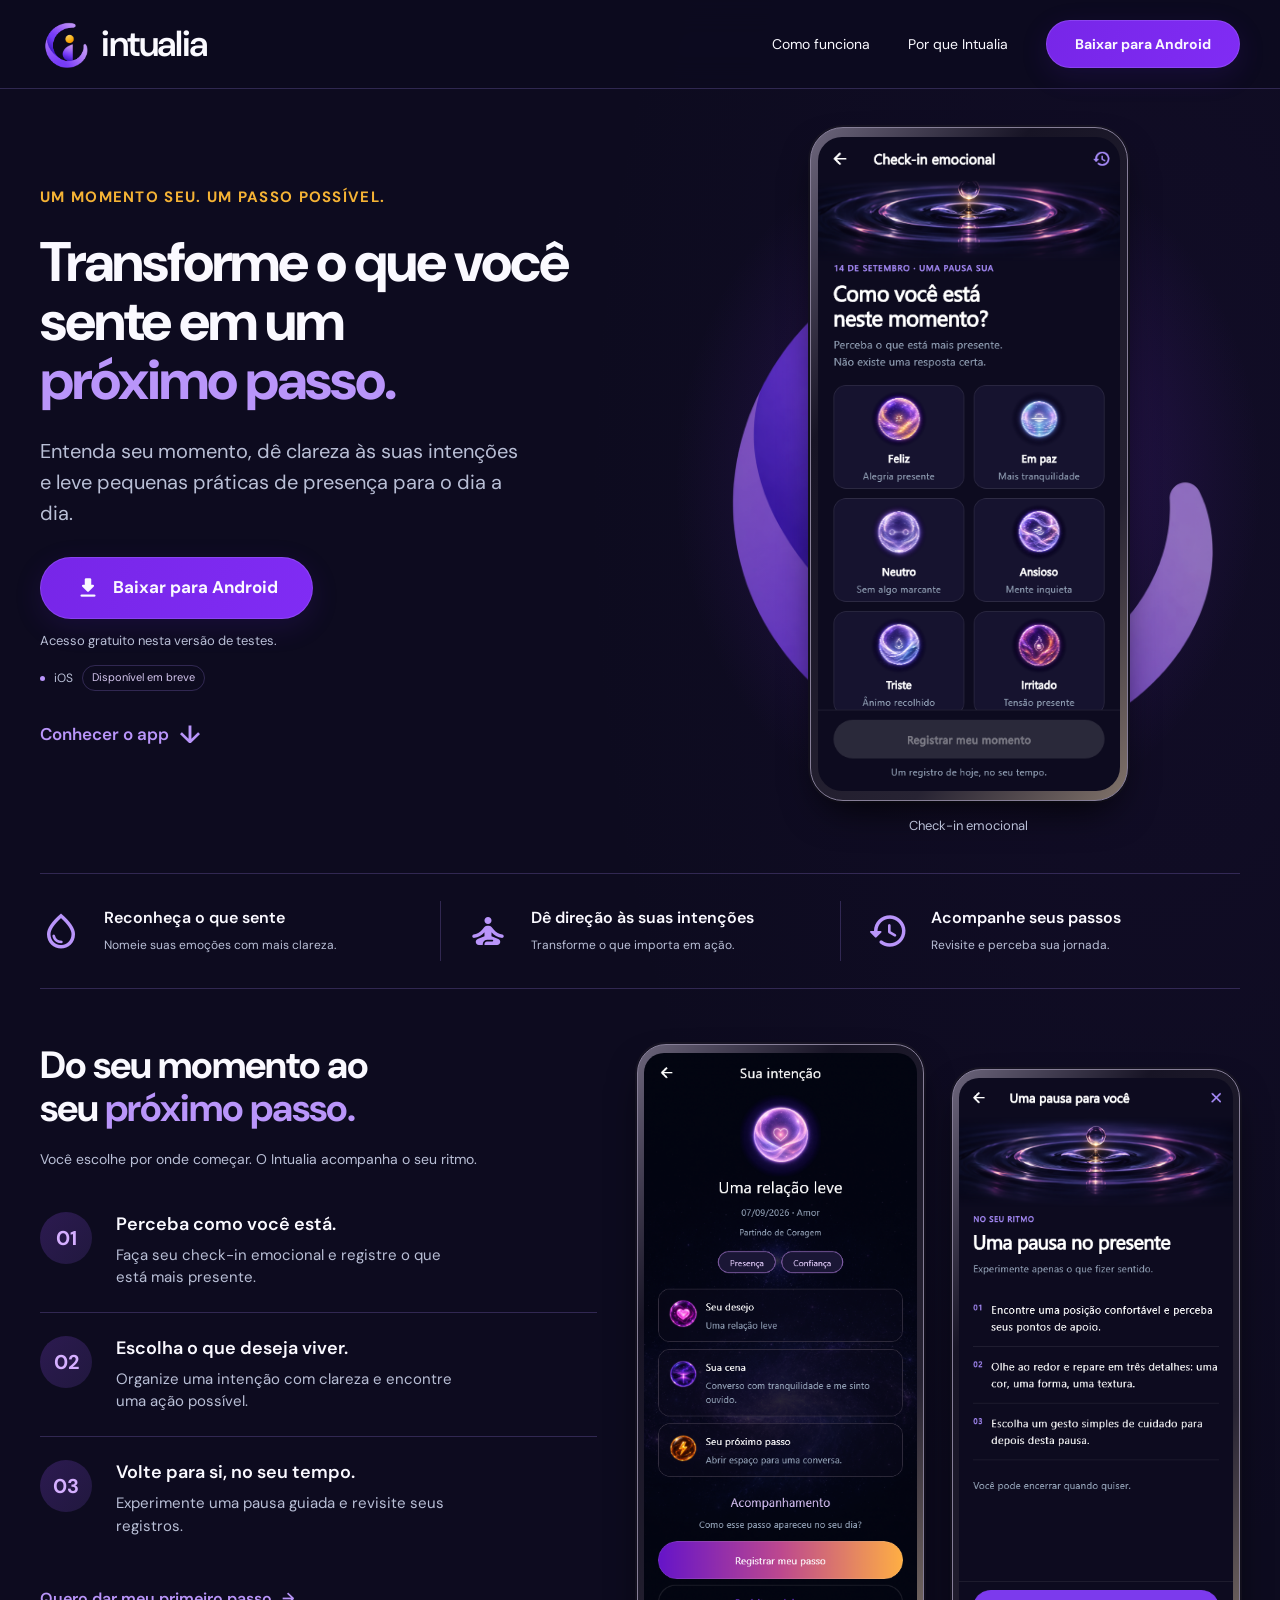
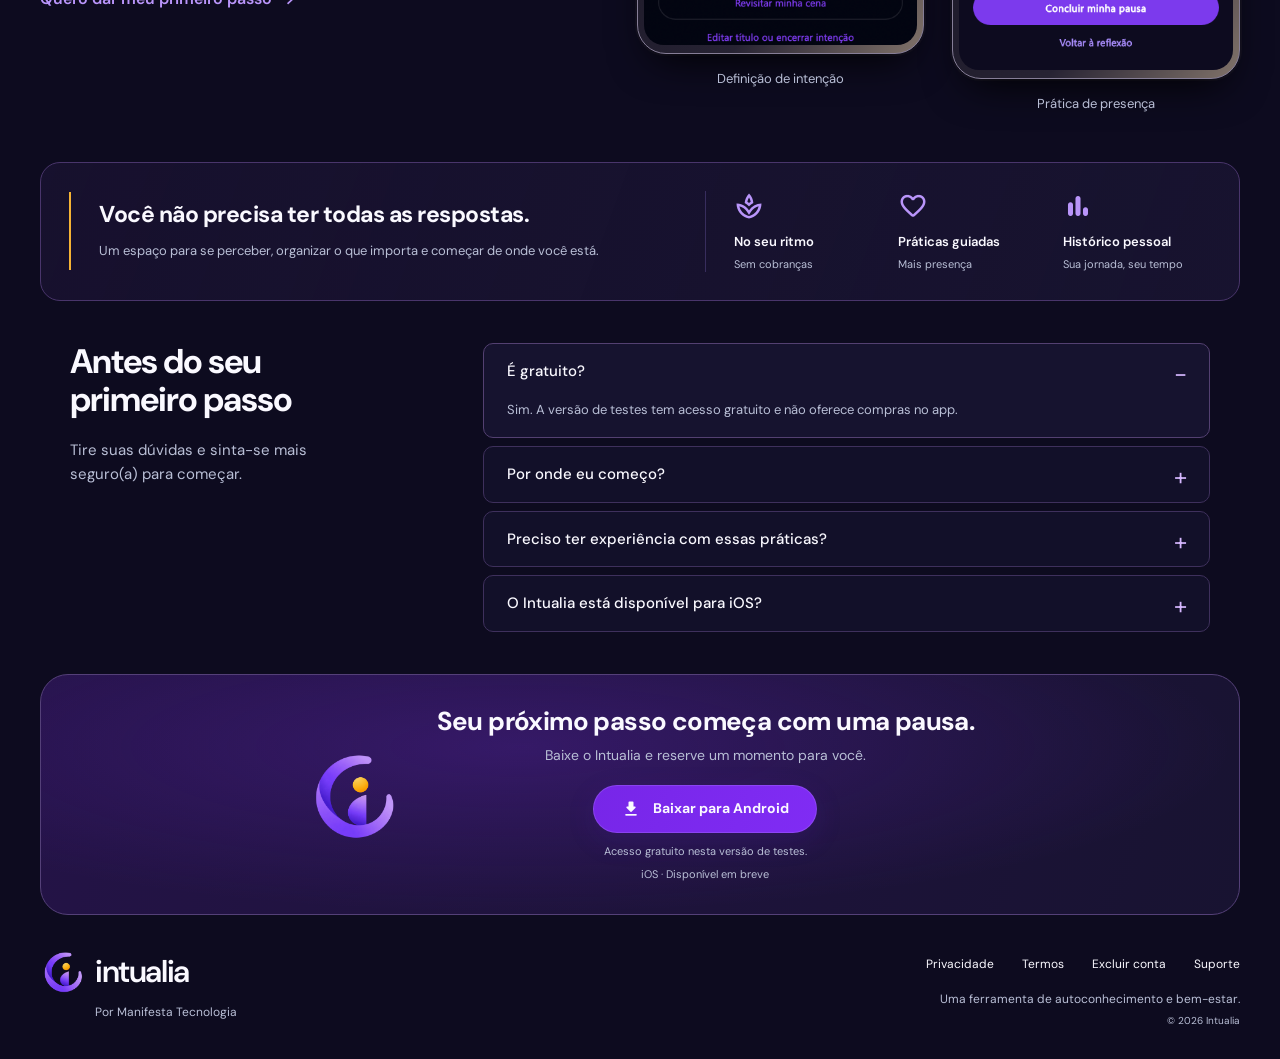
<file: index.html>
<!DOCTYPE html>
<html lang="pt-BR">
<head>
  <meta charset="UTF-8">
  <meta name="viewport" content="width=device-width, initial-scale=1">
  <meta name="theme-color" content="#0D0B1F">
  <title>Intualia — Um momento seu. Um passo possível.</title>
  <meta name="description" content="Entenda seu momento, dê clareza às suas intenções e leve pequenas práticas de presença para o dia a dia. Conheça o Intualia para Android. iOS em breve.">
  <link rel="icon" type="image/png" href="assets/images/intualia-symbol.png">
  <link rel="preconnect" href="https://fonts.googleapis.com">
  <link rel="preconnect" href="https://fonts.gstatic.com" crossorigin>
  <link href="https://fonts.googleapis.com/css2?family=DM+Sans:wght@400;500;600;700;800&display=swap" rel="stylesheet">
  <link rel="stylesheet" href="assets/site.css">
  <script src="assets/site.js" defer></script>
</head>
<body>
  <a class="skip-link" href="#conteudo">Pular para o conteúdo</a>
  <header class="topbar">
    <nav class="wrap nav-inner" aria-label="Navegação principal">
      <a class="brand" href="./" aria-label="Intualia — início"><img src="assets/images/intualia-symbol.png" width="52" height="52" alt="">intualia</a>
      <div class="nav-links">
        <a class="nav-section" href="#como-funciona">Como funciona</a>
        <a class="nav-section" href="#por-que-intualia">Por que Intualia</a>
        <a class="button button-small" href="https://play.google.com/store/apps/details?id=com.intualia.app" target="_blank" rel="noopener">Baixar para Android</a>
      </div>
    </nav>
  </header>

  <main id="conteudo" class="wrap">
    <section class="hero" aria-labelledby="hero-title">
      <div class="hero-copy" data-reveal>
        <p class="eyebrow">Um momento seu. Um passo possível.</p>
        <h1 id="hero-title">Transforme o que você sente em um <span>próximo passo.</span></h1>
        <p class="lede">Entenda seu momento, dê clareza às suas intenções e leve pequenas práticas de presença para o dia a dia.</p>
        <a class="button" href="https://play.google.com/store/apps/details?id=com.intualia.app" target="_blank" rel="noopener"><span class="icon" aria-hidden="true">&#xf6df;</span>Baixar para Android</a>
        <p class="access-note">Acesso gratuito nesta versão de testes.</p>
        <p class="ios-note"><span class="status-dot" aria-hidden="true"></span>iOS <span class="status-label">Disponível em breve</span></p>
        <a class="text-link explore-link" href="#como-funciona">Conhecer o app <span aria-hidden="true">↓</span></a>
      </div>
      <div class="hero-visual" data-reveal>
        <img class="hero-symbol" src="assets/images/intualia-symbol.png" width="1280" height="1280" alt="" aria-hidden="true">
        <figure class="screen-figure hero-phone">
          <div class="phone-frame"><img src="assets/images/daily-check-in-implemented.png" width="390" height="844" fetchpriority="high" alt="Tela de check-in emocional do Intualia: Como você está neste momento? Opções Feliz, Em paz, Neutro, Ansioso, Triste e Irritado."></div>
          <figcaption>Check-in emocional</figcaption>
        </figure>
      </div>
    </section>

    <section class="benefits" aria-label="Um espaço para cada passo" data-reveal>
      <div class="benefit"><span class="icon" aria-hidden="true">&#xf0695;</span><div><h2>Reconheça o que sente</h2><p>Nomeie suas emoções com mais clareza.</p></div></div>
      <div class="benefit"><span class="icon" aria-hidden="true">&#xf0144;</span><div><h2>Dê direção às suas intenções</h2><p>Transforme o que importa em ação.</p></div></div>
      <div class="benefit"><span class="icon" aria-hidden="true">&#xf7ef;</span><div><h2>Acompanhe seus passos</h2><p>Revisite e perceba sua jornada.</p></div></div>
    </section>

    <section class="walkthrough" id="como-funciona" aria-labelledby="walkthrough-title">
      <div class="walkthrough-copy" data-reveal>
        <h2 id="walkthrough-title">Do seu momento ao seu <span>próximo passo.</span></h2>
        <p class="section-description">Você escolhe por onde começar. O Intualia acompanha o seu ritmo.</p>
        <ol class="steps">
          <li><span class="step-number" aria-hidden="true">01</span><div><h3>Perceba como você está.</h3><p>Faça seu check-in emocional e registre o que está mais presente.</p></div></li>
          <li><span class="step-number" aria-hidden="true">02</span><div><h3>Escolha o que deseja viver.</h3><p>Organize uma intenção com clareza e encontre uma ação possível.</p></div></li>
          <li><span class="step-number" aria-hidden="true">03</span><div><h3>Volte para si, no seu tempo.</h3><p>Experimente uma pausa guiada e revisite seus registros.</p></div></li>
        </ol>
        <a class="text-link" href="https://play.google.com/store/apps/details?id=com.intualia.app" target="_blank" rel="noopener">Quero dar meu primeiro passo <span aria-hidden="true">→</span></a>
      </div>
      <div class="product-screens">
        <figure class="screen-figure" data-reveal><div class="phone-frame"><img src="assets/images/intention-tracking-implemented-detail.png" width="390" height="844" loading="lazy" alt="Tela Sua intenção, com o exemplo Uma relação leve: desejo, cena, próximo passo e acompanhamento."></div><figcaption>Definição de intenção</figcaption></figure>
        <figure class="screen-figure" data-reveal><div class="phone-frame"><img src="assets/images/emotional-exploration-practice.png" width="390" height="844" loading="lazy" alt="Tela Uma pausa no presente: encontre uma posição confortável, repare em três detalhes e escolha um gesto simples de cuidado."></div><figcaption>Prática de presença</figcaption></figure>
      </div>
    </section>

    <section class="reassurance" id="por-que-intualia" aria-labelledby="reassurance-title" data-reveal>
      <div class="reassurance-copy"><h2 id="reassurance-title">Você não precisa ter todas as respostas.</h2><p>Um espaço para se perceber, organizar o que importa e começar de onde você está.</p></div>
      <ul class="qualities">
        <li><span class="icon" aria-hidden="true">&#xf3bb;</span><strong>No seu ritmo</strong><span>Sem cobranças</span></li>
        <li><span class="icon" aria-hidden="true">&#xf737;</span><strong>Práticas guiadas</strong><span>Mais presença</span></li>
        <li><span class="icon" aria-hidden="true">&#xf5a9;</span><strong>Histórico pessoal</strong><span>Sua jornada, seu tempo</span></li>
      </ul>
    </section>

    <section class="faq" aria-labelledby="faq-title" data-reveal>
      <div><h2 id="faq-title">Antes do seu<br>primeiro passo</h2><p class="section-description">Tire suas dúvidas e sinta-se mais seguro(a) para começar.</p></div>
      <div class="faq-list">
        <details open><summary>É gratuito?</summary><p>Sim. A versão de testes tem acesso gratuito e não oferece compras no app.</p></details>
        <details><summary>Por onde eu começo?</summary><p>Você pode começar pelo check-in emocional para registrar como está. Depois, escolha uma prática ou organize uma intenção, conforme fizer sentido para você.</p></details>
        <details><summary>Preciso ter experiência com essas práticas?</summary><p>Não é necessário chegar com uma intenção pronta. O app apresenta orientações para você explorar cada etapa no seu ritmo.</p></details>
        <details><summary>O Intualia está disponível para iOS?</summary><p>A versão para iOS estará disponível em breve. Enquanto isso, você pode conhecer o Intualia no Android.</p></details>
      </div>
    </section>

    <section class="final-cta" aria-labelledby="download-title" data-reveal>
      <img src="assets/images/intualia-symbol.png" width="110" height="110" alt="" loading="lazy">
      <div><h2 id="download-title">Seu próximo passo começa com uma pausa.</h2><p>Baixe o Intualia e reserve um momento para você.</p>
        <a class="button" href="https://play.google.com/store/apps/details?id=com.intualia.app" target="_blank" rel="noopener"><span class="icon" aria-hidden="true">&#xf6df;</span>Baixar para Android</a>
        <p class="access-note">Acesso gratuito nesta versão de testes.</p>
        <p class="ios-note">iOS · Disponível em breve</p>
      </div>
    </section>
  </main>

  <footer class="wrap footer">
    <div><a class="brand" href="./" aria-label="Intualia — início"><img src="assets/images/intualia-symbol.png" width="46" height="46" alt="">intualia</a><p class="byline">Por Manifesta Tecnologia</p></div>
    <div class="footer-info"><nav aria-label="Informações e suporte"><a href="privacidade.html">Privacidade</a><a href="termos.html">Termos</a><a href="excluir-conta.html">Excluir conta</a><a href="mailto:manifestatecnologia@gmail.com">Suporte</a></nav><p>Uma ferramenta de autoconhecimento e bem-estar.</p><p class="copyright">© 2026 Intualia</p></div>
  </footer>
</body>
</html>
</file>
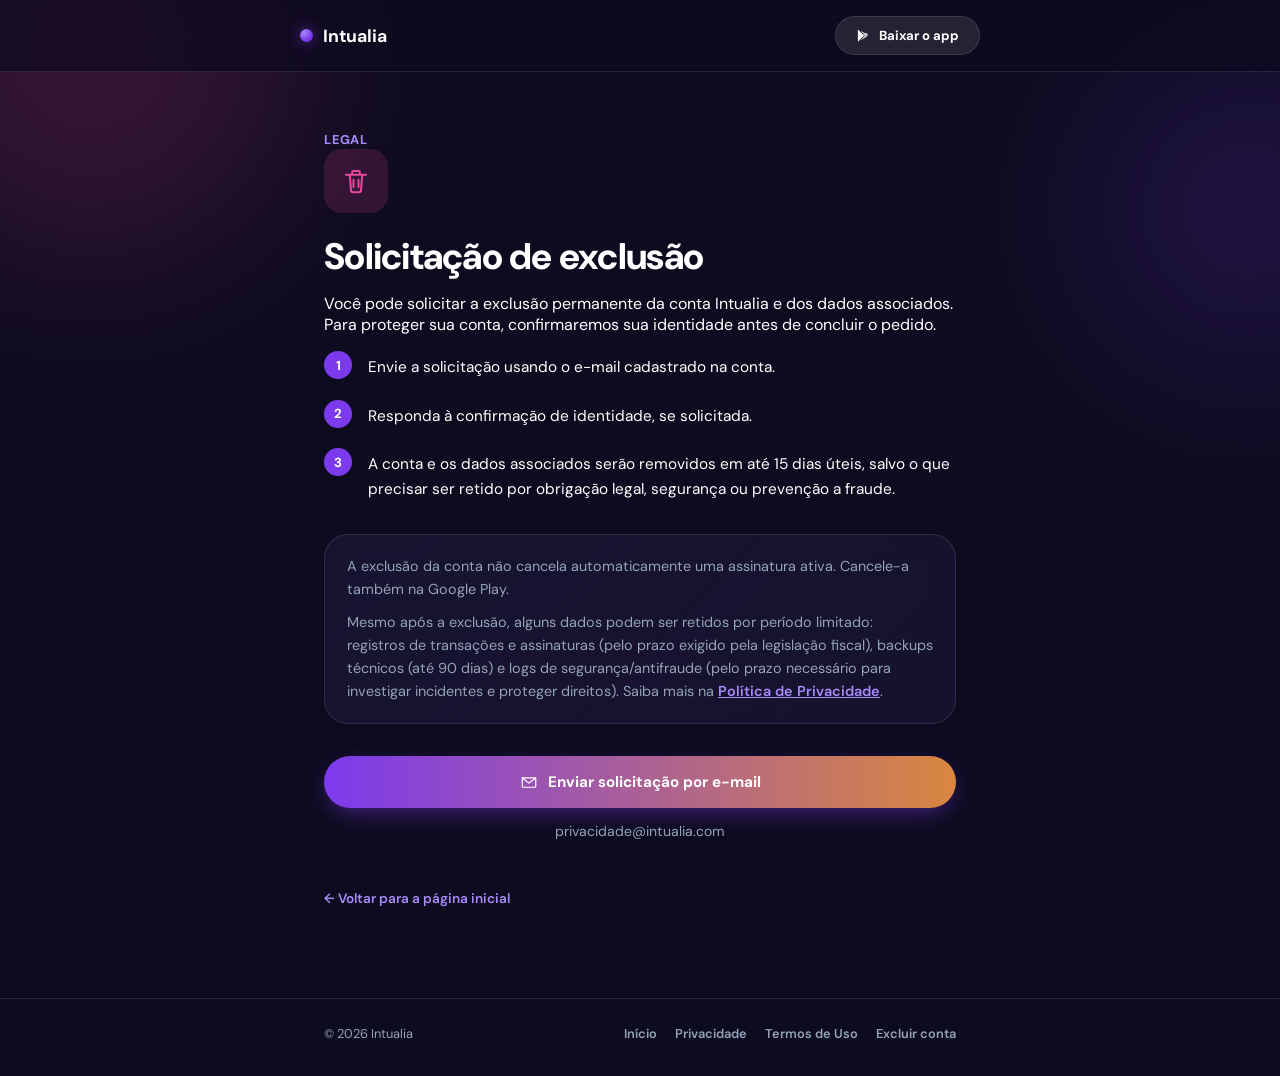
<file: excluir-conta.html>
<!DOCTYPE html>
<html lang="pt-BR">
<head>
<meta charset="UTF-8">
<meta name="viewport" content="width=device-width, initial-scale=1.0">
<title>Excluir conta e dados — Intualia</title>
<meta name="description" content="Como solicitar a exclusão permanente da sua conta Intualia e dos dados associados.">
<link rel="preconnect" href="https://fonts.googleapis.com">
<link rel="preconnect" href="https://fonts.gstatic.com" crossorigin>
<link href="https://fonts.googleapis.com/css2?family=DM+Sans:wght@400;500;600;700;800&display=swap" rel="stylesheet">
<style>
  :root{
    --bg:#0D0B1F;
    --surface:#1A1635;
    --violet:#7C3AED;
    --violet-light:#A78BFA;
    --violet-dark:#6D28D9;
    --gold:#F59E0B;
    --green:#10B981;
    --pink:#EC4899;
    --text:#FFFFFF;
    --text-subtle:#94A3B8;
    --glass-border:rgba(255,255,255,0.1);
    --max:680px;
  }
  *{box-sizing:border-box;}
  html{scroll-behavior:smooth;}
  body{
    margin:0;
    background:var(--bg);
    color:var(--text);
    font-family:'DM Sans', system-ui, -apple-system, sans-serif;
    -webkit-font-smoothing:antialiased;
    overflow-x:hidden;
  }
  a{color:inherit;}
  .wrap{max-width:var(--max); margin:0 auto; padding-left:24px; padding-right:24px;}
  .eyebrow{
    font-size:0.8rem;
    font-weight:700;
    letter-spacing:0.06em;
    color:var(--violet-light);
    text-transform:uppercase;
  }
  .glass{
    background:linear-gradient(135deg, rgba(26,22,53,0.82), rgba(26,22,53,0.68));
    backdrop-filter:blur(15px);
    -webkit-backdrop-filter:blur(15px);
    border:1px solid var(--glass-border);
    border-radius:24px;
  }
  .aura{
    position:absolute;
    border-radius:50%;
    filter:blur(90px);
    pointer-events:none;
    z-index:0;
  }
  nav.topbar{
    position:sticky;
    top:0;
    z-index:50;
    background:rgba(13,11,31,0.72);
    backdrop-filter:blur(14px);
    -webkit-backdrop-filter:blur(14px);
    border-bottom:1px solid var(--glass-border);
  }
  .nav-inner{
    display:flex;
    align-items:center;
    justify-content:space-between;
    padding:16px 0;
  }
  .brand{
    display:flex;
    align-items:center;
    gap:10px;
    font-weight:700;
    font-size:1.1rem;
    letter-spacing:-0.01em;
    text-decoration:none;
  }
  .brand .dot{
    width:13px; height:13px;
    border-radius:50%;
    background:radial-gradient(circle at 30% 30%, var(--violet-light), var(--violet) 60%, var(--violet-dark));
    box-shadow:0 0 14px rgba(124,58,237,0.65);
  }
  .nav-cta{
    display:inline-flex;
    align-items:center;
    gap:8px;
    background:var(--glass-border);
    border:1px solid var(--glass-border);
    color:var(--text);
    font-weight:700;
    font-size:0.82rem;
    padding:10px 20px;
    border-radius:100px;
    text-decoration:none;
    transition:background 0.15s ease, border-color 0.15s ease;
  }
  .nav-cta:hover{background:rgba(124,58,237,0.22); border-color:rgba(167,139,250,0.4);}

  main{
    position:relative;
    z-index:2;
    padding:56px 0 90px;
  }

  .icon-hero{
    width:64px; height:64px;
    border-radius:18px;
    display:flex;
    align-items:center;
    justify-content:center;
    background:rgba(236,72,153,0.16);
    color:var(--pink);
    margin-bottom:22px;
  }
  .icon-hero svg{width:30px; height:30px;}

  main h1{
    font-size:clamp(1.8rem, 4vw, 2.3rem);
    line-height:1.15;
    font-weight:800;
    letter-spacing:-0.02em;
    margin:0 0 16px;
  }
  main > .wrap > p.lede{
    font-size:1rem;
    line-height:1.65;
    color:var(--text-subtle);
    margin:0 0 36px;
  }

  .steps{display:flex; flex-direction:column; gap:20px; margin-bottom:32px;}
  .step{display:flex; align-items:flex-start; gap:16px;}
  .step .num{
    flex:none;
    width:28px; height:28px;
    border-radius:50%;
    background:var(--violet);
    display:flex;
    align-items:center;
    justify-content:center;
    font-weight:700;
    font-size:0.82rem;
    color:#fff;
  }
  .step p{
    margin:4px 0 0;
    font-size:0.96rem;
    line-height:1.6;
    color:var(--text);
  }

  .notice{
    padding:20px 22px;
    font-size:0.9rem;
    line-height:1.6;
    color:var(--text-subtle);
    margin-bottom:32px;
  }

  .mail-btn{
    display:inline-flex;
    align-items:center;
    justify-content:center;
    gap:10px;
    width:100%;
    background:linear-gradient(90deg, var(--violet), var(--gold) 130%);
    color:#fff;
    font-weight:700;
    font-size:0.95rem;
    padding:16px 24px;
    border-radius:100px;
    text-decoration:none;
    box-shadow:0 8px 24px -6px rgba(124,58,237,0.55);
    transition:transform 0.15s ease, box-shadow 0.15s ease;
  }
  .mail-btn:hover{transform:translateY(-2px); box-shadow:0 10px 28px -6px rgba(124,58,237,0.7);}
  .mail-btn svg{width:18px; height:18px; flex:none;}

  .mail-fallback{
    text-align:center;
    margin-top:14px;
    font-size:0.88rem;
    color:var(--text-subtle);
  }

  .back-link{
    display:inline-flex;
    align-items:center;
    gap:6px;
    font-size:0.85rem;
    font-weight:600;
    color:var(--violet-light);
    text-decoration:none;
    margin-top:36px;
  }
  .back-link:hover{color:var(--text);}

  footer{
    position:relative;
    z-index:2;
    border-top:1px solid var(--glass-border);
    padding:26px 0 34px;
  }
  .footer-inner{
    display:flex;
    justify-content:space-between;
    align-items:center;
    gap:16px;
    flex-wrap:wrap;
    font-size:0.8rem;
    color:var(--text-subtle);
  }
  .footer-inner nav{display:flex; gap:18px; flex-wrap:wrap;}
  .footer-inner a{
    color:var(--text-subtle);
    text-decoration:none;
    font-weight:600;
  }
  .footer-inner a:hover{color:var(--violet-light);}
</style>
</head>
<body>

  <div class="aura" style="width:420px; height:420px; background:var(--pink); opacity:0.18; top:-160px; left:-120px;"></div>
  <div class="aura" style="width:340px; height:340px; background:var(--violet); opacity:0.16; top:40px; right:-140px;"></div>

  <nav class="topbar">
    <div class="wrap nav-inner">
      <a class="brand" href="./"><span class="dot"></span>Intualia</a>
      <a class="nav-cta" href="https://play.google.com/store/apps/details?id=com.intualia.app" target="_blank" rel="noopener">
        <svg viewBox="0 0 24 24" fill="none" xmlns="http://www.w3.org/2000/svg" aria-hidden="true" width="15" height="15"><path d="M3 3.5v17c0 .4.2.7.5.9l9.4-9.4L3.5 2.6c-.3.2-.5.5-.5.9z" fill="currentColor"/><path d="M14.6 12.9l2.9-2.9-9.9-5.7 7 8.6z" fill="currentColor" opacity="0.75"/><path d="M14.6 11.1l-7 8.6 9.9-5.7-2.9-2.9z" fill="currentColor" opacity="0.75"/><path d="M18.8 9.2l-2.6-1.5-3 3 3 3 2.6-1.5c.9-.5.9-1.9 0-2.4z" fill="currentColor" opacity="0.55"/></svg>
        <span>Baixar o app</span>
      </a>
    </div>
  </nav>

  <div class="wrap">
    <main>
      <span class="eyebrow">Legal</span>

      <div class="icon-hero">
        <svg viewBox="0 0 24 24" fill="none" xmlns="http://www.w3.org/2000/svg"><path d="M4 7h16M9 7V4.8c0-.4.3-.8.8-.8h4.4c.5 0 .8.4.8.8V7M7 7l1 12.2c0 1 .8 1.8 1.8 1.8h4.4c1 0 1.8-.8 1.8-1.8L17 7" stroke="currentColor" stroke-width="1.6" stroke-linecap="round" stroke-linejoin="round"/><path d="M10 11v6M14 11v6" stroke="currentColor" stroke-width="1.6" stroke-linecap="round"/></svg>
      </div>

      <h1 style="margin-top:6px;">Solicitação de exclusão</h1>
      <p class="lede">Você pode solicitar a exclusão permanente da conta Intualia e dos dados associados. Para proteger sua conta, confirmaremos sua identidade antes de concluir o pedido.</p>

      <div class="steps">
        <div class="step">
          <span class="num">1</span>
          <p>Envie a solicitação usando o e-mail cadastrado na conta.</p>
        </div>
        <div class="step">
          <span class="num">2</span>
          <p>Responda à confirmação de identidade, se solicitada.</p>
        </div>
        <div class="step">
          <span class="num">3</span>
          <p>A conta e os dados associados serão removidos em até 15 dias úteis, salvo o que precisar ser retido por obrigação legal, segurança ou prevenção a fraude.</p>
        </div>
      </div>

      <div class="notice glass">
        <p style="margin:0 0 10px;">A exclusão da conta não cancela automaticamente uma assinatura ativa. Cancele-a também na Google Play.</p>
        <p style="margin:0;">Mesmo após a exclusão, alguns dados podem ser retidos por período limitado: registros de transações e assinaturas (pelo prazo exigido pela legislação fiscal), backups técnicos (até 90 dias) e logs de segurança/antifraude (pelo prazo necessário para investigar incidentes e proteger direitos). Saiba mais na <a href="privacidade.html" style="color:var(--violet-light); font-weight:600;">Política de Privacidade</a>.</p>
      </div>

      <a class="mail-btn" href="mailto:privacidade@intualia.com?subject=Solicita%C3%A7%C3%A3o%20de%20exclus%C3%A3o%20de%20conta%20Intualia&body=Ol%C3%A1%2C%20solicito%20a%20exclus%C3%A3o%20da%20minha%20conta%20Intualia%20e%20dos%20dados%20associados.">
        <svg viewBox="0 0 24 24" fill="none" xmlns="http://www.w3.org/2000/svg" aria-hidden="true"><path d="M3 6.5h18v11a1.5 1.5 0 0 1-1.5 1.5h-15A1.5 1.5 0 0 1 3 17.5v-11z" stroke="currentColor" stroke-width="1.6"/><path d="M3.5 7l8.5 6.5L20.5 7" stroke="currentColor" stroke-width="1.6" stroke-linecap="round" stroke-linejoin="round"/></svg>
        Enviar solicitação por e-mail
      </a>
      <p class="mail-fallback">privacidade@intualia.com</p>

      <a class="back-link" href="./">&larr; Voltar para a página inicial</a>
    </main>
  </div>

  <footer>
    <div class="wrap footer-inner">
      <span>© 2026 Intualia</span>
      <nav>
        <a href="./">Início</a>
        <a href="privacidade.html">Privacidade</a>
        <a href="termos.html">Termos de Uso</a>
        <a href="excluir-conta.html">Excluir conta</a>
      </nav>
    </div>
  </footer>

</body>
</html>
</file>
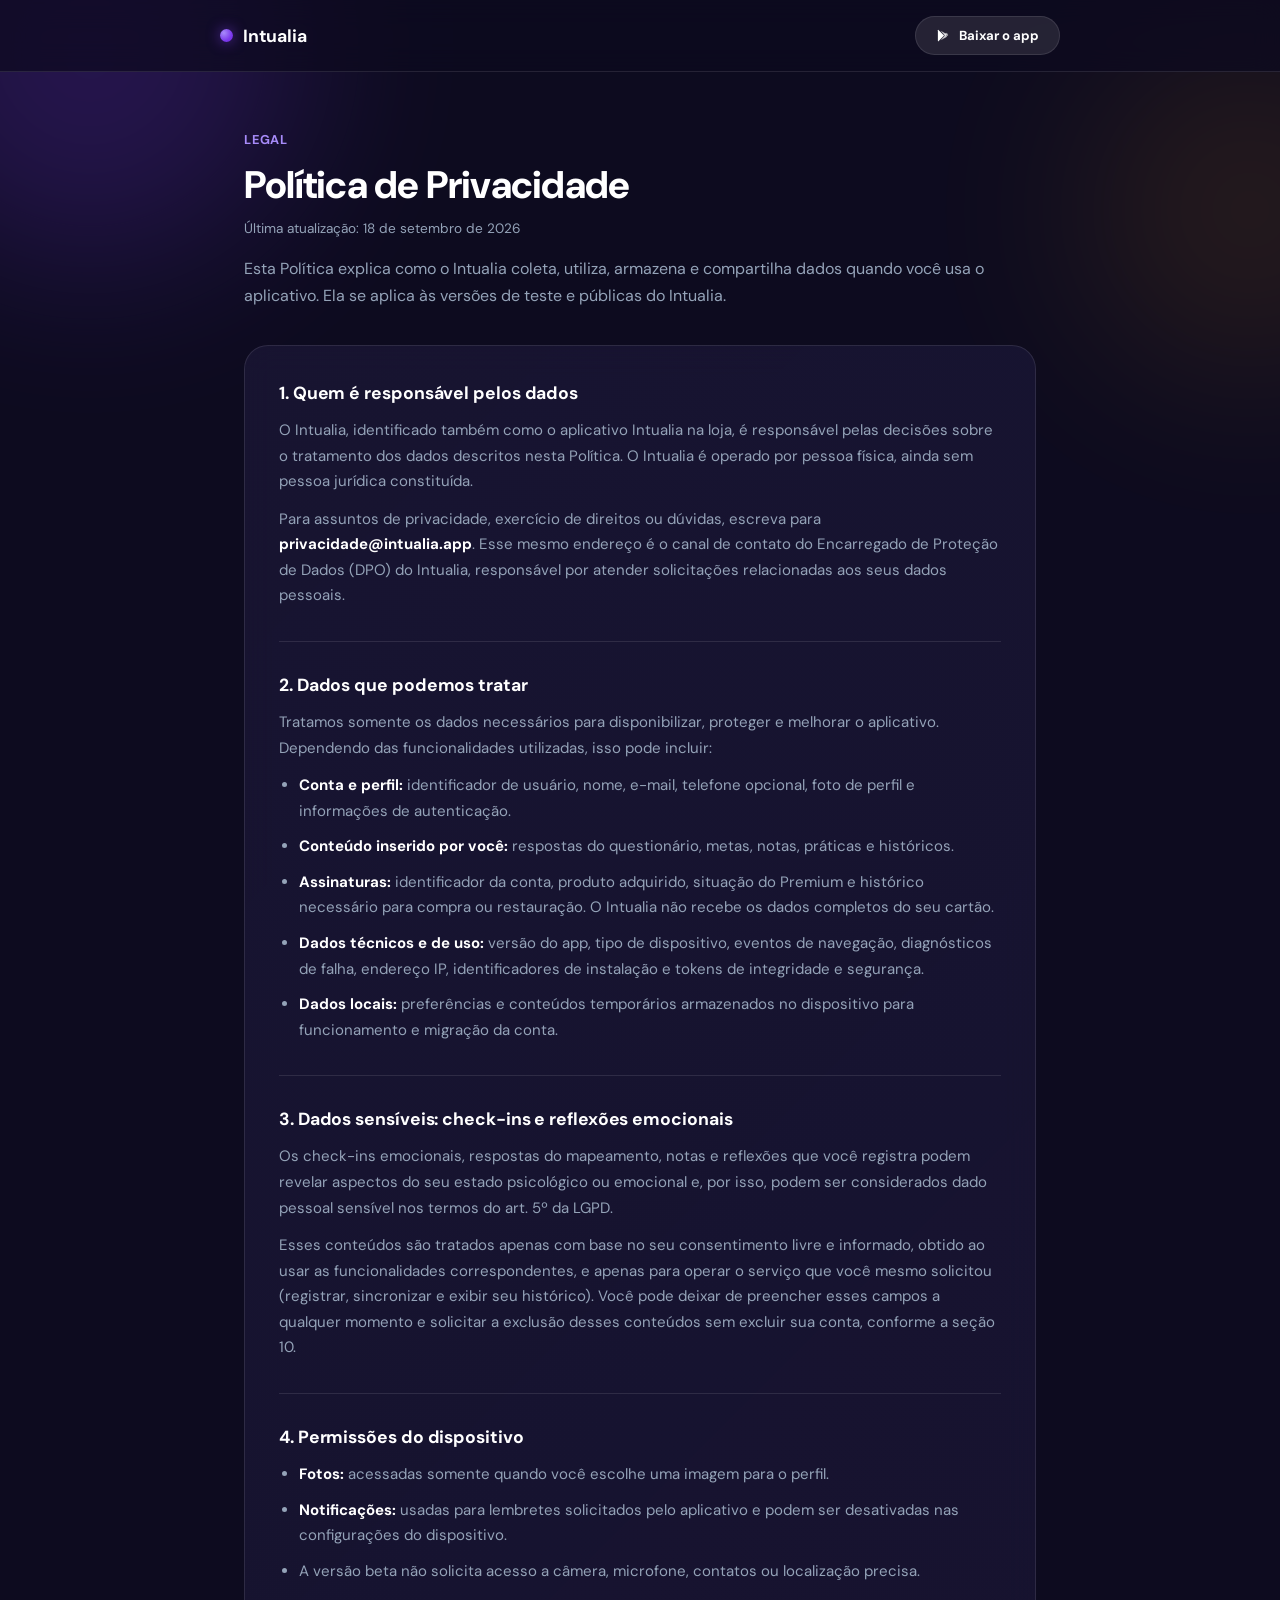
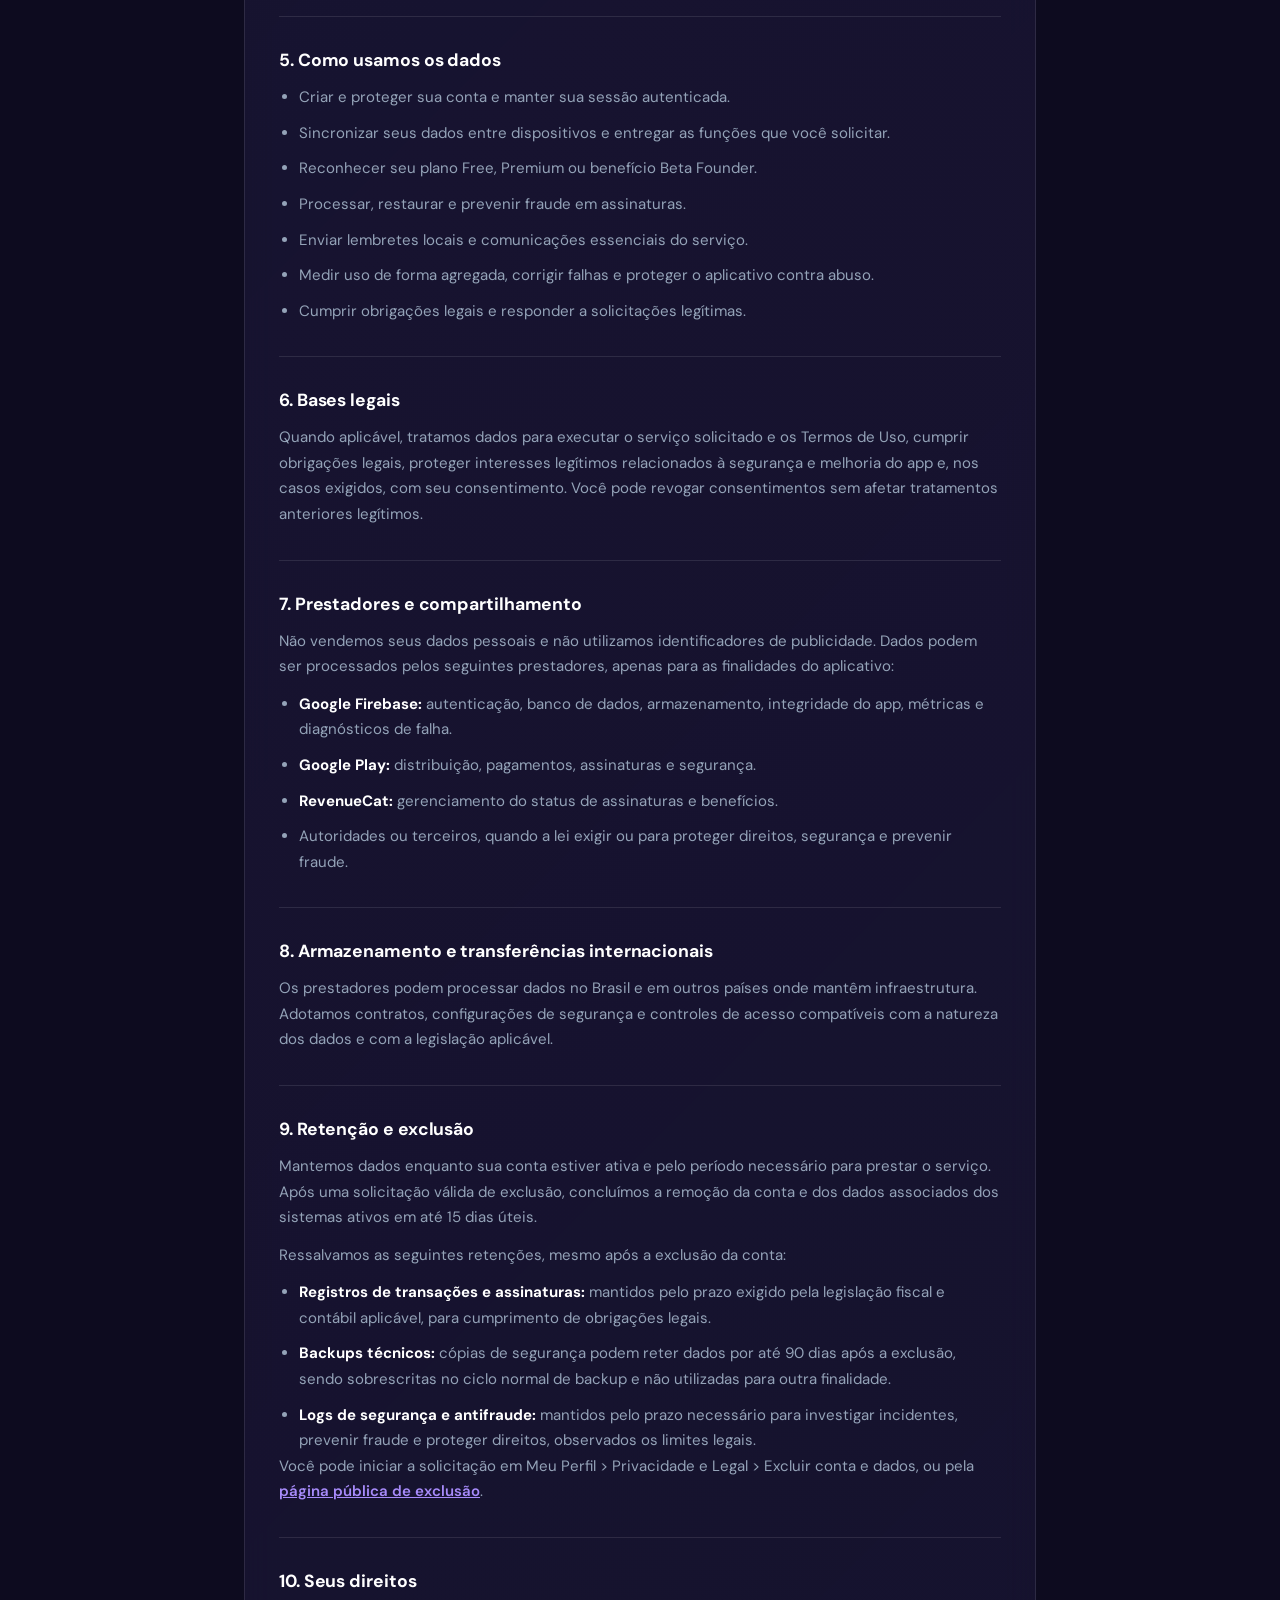
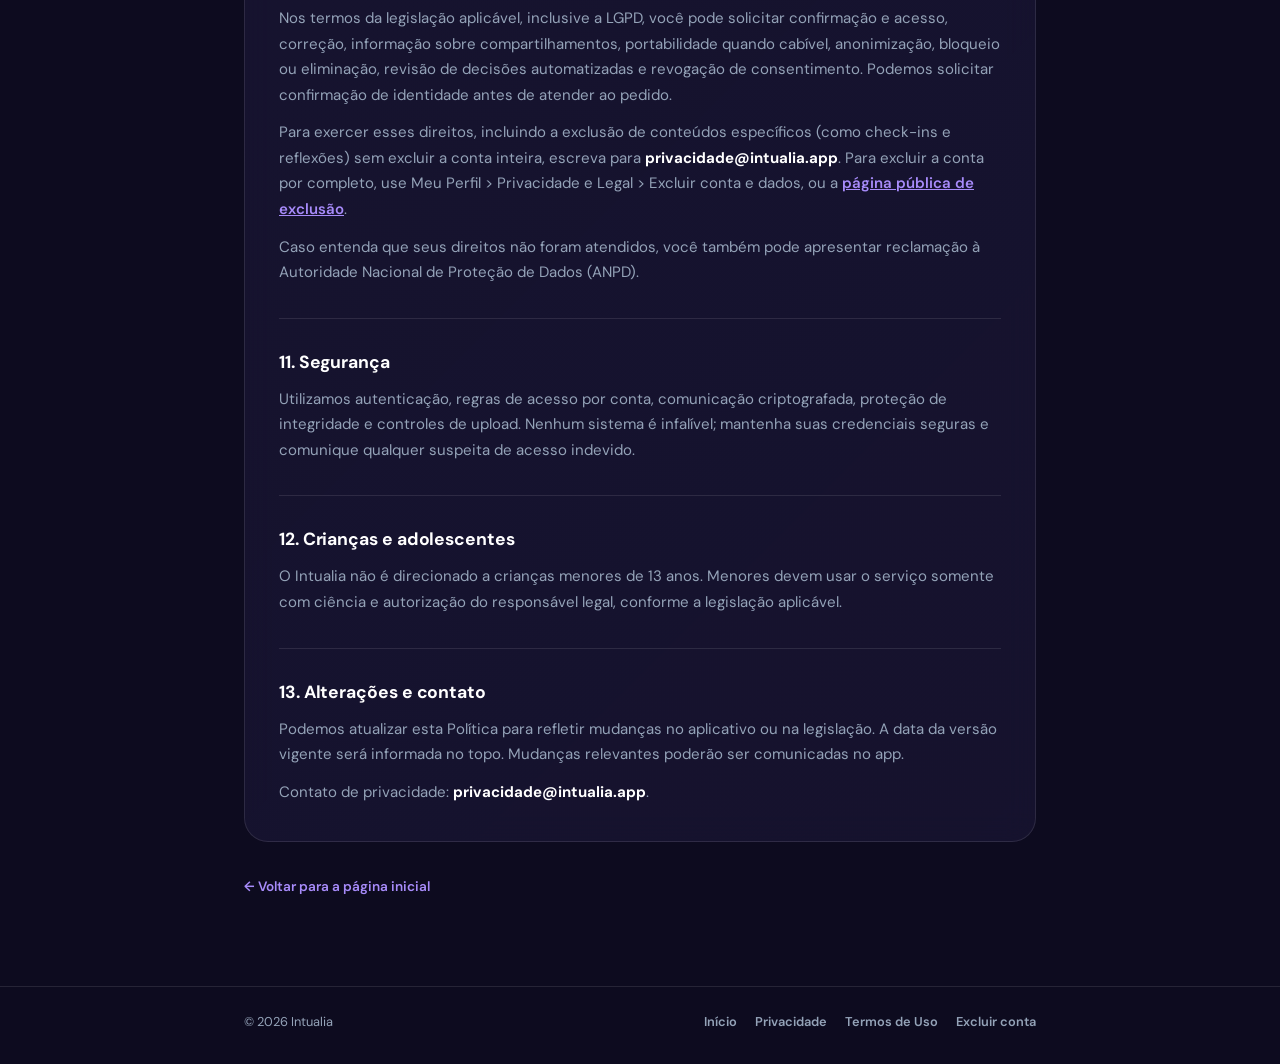
<file: privacidade.html>
<!DOCTYPE html>
<html lang="pt-BR">
<head>
<meta charset="UTF-8">
<meta name="viewport" content="width=device-width, initial-scale=1.0">
<title>Política de Privacidade — Intualia</title>
<meta name="description" content="Política de Privacidade do Intualia: como coletamos, usamos, armazenamos e compartilhamos dados no aplicativo.">
<link rel="preconnect" href="https://fonts.googleapis.com">
<link rel="preconnect" href="https://fonts.gstatic.com" crossorigin>
<link href="https://fonts.googleapis.com/css2?family=DM+Sans:wght@400;500;600;700;800&display=swap" rel="stylesheet">
<style>
  :root{
    --bg:#0D0B1F;
    --surface:#1A1635;
    --violet:#7C3AED;
    --violet-light:#A78BFA;
    --violet-dark:#6D28D9;
    --gold:#F59E0B;
    --green:#10B981;
    --pink:#EC4899;
    --text:#FFFFFF;
    --text-subtle:#94A3B8;
    --glass-border:rgba(255,255,255,0.1);
    --max:840px;
  }
  *{box-sizing:border-box;}
  html{scroll-behavior:smooth;}
  body{
    margin:0;
    background:var(--bg);
    color:var(--text);
    font-family:'DM Sans', system-ui, -apple-system, sans-serif;
    -webkit-font-smoothing:antialiased;
    overflow-x:hidden;
  }
  a{color:inherit;}
  .wrap{max-width:var(--max); margin:0 auto; padding-left:24px; padding-right:24px;}
  .eyebrow{
    font-size:0.8rem;
    font-weight:700;
    letter-spacing:0.06em;
    color:var(--violet-light);
    text-transform:uppercase;
  }
  .glass{
    background:linear-gradient(135deg, rgba(26,22,53,0.82), rgba(26,22,53,0.68));
    backdrop-filter:blur(15px);
    -webkit-backdrop-filter:blur(15px);
    border:1px solid var(--glass-border);
    border-radius:24px;
  }
  .aura{
    position:absolute;
    border-radius:50%;
    filter:blur(90px);
    pointer-events:none;
    z-index:0;
  }
  nav.topbar{
    position:sticky;
    top:0;
    z-index:50;
    background:rgba(13,11,31,0.72);
    backdrop-filter:blur(14px);
    -webkit-backdrop-filter:blur(14px);
    border-bottom:1px solid var(--glass-border);
  }
  .nav-inner{
    display:flex;
    align-items:center;
    justify-content:space-between;
    padding:16px 0;
  }
  .brand{
    display:flex;
    align-items:center;
    gap:10px;
    font-weight:700;
    font-size:1.1rem;
    letter-spacing:-0.01em;
    text-decoration:none;
  }
  .brand .dot{
    width:13px; height:13px;
    border-radius:50%;
    background:radial-gradient(circle at 30% 30%, var(--violet-light), var(--violet) 60%, var(--violet-dark));
    box-shadow:0 0 14px rgba(124,58,237,0.65);
  }
  .nav-cta{
    display:inline-flex;
    align-items:center;
    gap:8px;
    background:var(--glass-border);
    border:1px solid var(--glass-border);
    color:var(--text);
    font-weight:700;
    font-size:0.82rem;
    padding:10px 20px;
    border-radius:100px;
    text-decoration:none;
    transition:background 0.15s ease, border-color 0.15s ease;
  }
  .nav-cta:hover{background:rgba(124,58,237,0.22); border-color:rgba(167,139,250,0.4);}

  main{
    position:relative;
    z-index:2;
    padding:56px 0 90px;
  }
  .doc-header{margin-bottom:36px;}
  .doc-header h1{
    font-size:clamp(1.8rem, 4vw, 2.4rem);
    line-height:1.15;
    font-weight:800;
    letter-spacing:-0.02em;
    margin:14px 0 10px;
  }
  .doc-header .updated{
    font-size:0.85rem;
    color:var(--text-subtle);
  }
  .doc-header .lede{
    font-size:1rem;
    line-height:1.65;
    color:var(--text-subtle);
    margin:18px 0 0;
  }

  .doc-body{padding:36px 34px;}
  .doc-body section + section{margin-top:32px; padding-top:32px; border-top:1px solid var(--glass-border);}
  .doc-body h2{
    font-size:1.1rem;
    font-weight:700;
    letter-spacing:-0.005em;
    margin:0 0 14px;
  }
  .doc-body p{
    font-size:0.94rem;
    line-height:1.7;
    color:var(--text-subtle);
    margin:0 0 12px;
  }
  .doc-body p:last-child{margin-bottom:0;}
  .doc-body ul{
    margin:0;
    padding-left:20px;
    display:flex;
    flex-direction:column;
    gap:10px;
  }
  .doc-body li{
    font-size:0.94rem;
    line-height:1.7;
    color:var(--text-subtle);
  }
  .doc-body strong{color:var(--text);}

  .back-link{
    display:inline-flex;
    align-items:center;
    gap:6px;
    font-size:0.85rem;
    font-weight:600;
    color:var(--violet-light);
    text-decoration:none;
    margin-top:36px;
  }
  .back-link:hover{color:var(--text);}

  footer{
    position:relative;
    z-index:2;
    border-top:1px solid var(--glass-border);
    padding:26px 0 34px;
  }
  .footer-inner{
    display:flex;
    justify-content:space-between;
    align-items:center;
    gap:16px;
    flex-wrap:wrap;
    font-size:0.8rem;
    color:var(--text-subtle);
  }
  .footer-inner nav{display:flex; gap:18px; flex-wrap:wrap;}
  .footer-inner a{
    color:var(--text-subtle);
    text-decoration:none;
    font-weight:600;
  }
  .footer-inner a:hover{color:var(--violet-light);}

  @media (max-width: 560px){
    .doc-body{padding:28px 22px;}
  }
</style>
</head>
<body>

  <div class="aura" style="width:420px; height:420px; background:var(--violet); opacity:0.22; top:-160px; left:-120px;"></div>
  <div class="aura" style="width:340px; height:340px; background:var(--gold); opacity:0.1; top:40px; right:-140px;"></div>

  <nav class="topbar">
    <div class="wrap nav-inner">
      <a class="brand" href="./"><span class="dot"></span>Intualia</a>
      <a class="nav-cta" href="https://play.google.com/store/apps/details?id=com.intualia.app" target="_blank" rel="noopener">
        <svg viewBox="0 0 24 24" fill="none" xmlns="http://www.w3.org/2000/svg" aria-hidden="true" width="15" height="15"><path d="M3 3.5v17c0 .4.2.7.5.9l9.4-9.4L3.5 2.6c-.3.2-.5.5-.5.9z" fill="currentColor"/><path d="M14.6 12.9l2.9-2.9-9.9-5.7 7 8.6z" fill="currentColor" opacity="0.75"/><path d="M14.6 11.1l-7 8.6 9.9-5.7-2.9-2.9z" fill="currentColor" opacity="0.75"/><path d="M18.8 9.2l-2.6-1.5-3 3 3 3 2.6-1.5c.9-.5.9-1.9 0-2.4z" fill="currentColor" opacity="0.55"/></svg>
        <span>Baixar o app</span>
      </a>
    </div>
  </nav>

  <div class="wrap">
    <main>
      <div class="doc-header">
        <span class="eyebrow">Legal</span>
        <h1>Política de Privacidade</h1>
        <span class="updated">Última atualização: 18 de setembro de 2026</span>
        <p class="lede">Esta Política explica como o Intualia coleta, utiliza, armazena e compartilha dados quando você usa o aplicativo. Ela se aplica às versões de teste e públicas do Intualia.</p>
      </div>

      <article class="doc-body glass">
        <section>
          <h2>1. Quem é responsável pelos dados</h2>
          <p>O Intualia, identificado também como o aplicativo Intualia na loja, é responsável pelas decisões sobre o tratamento dos dados descritos nesta Política. O Intualia é operado por pessoa física, ainda sem pessoa jurídica constituída.</p>
          <p>Para assuntos de privacidade, exercício de direitos ou dúvidas, escreva para <strong>privacidade@intualia.app</strong>. Esse mesmo endereço é o canal de contato do Encarregado de Proteção de Dados (DPO) do Intualia, responsável por atender solicitações relacionadas aos seus dados pessoais.</p>
        </section>

        <section>
          <h2>2. Dados que podemos tratar</h2>
          <p>Tratamos somente os dados necessários para disponibilizar, proteger e melhorar o aplicativo. Dependendo das funcionalidades utilizadas, isso pode incluir:</p>
          <ul>
            <li><strong>Conta e perfil:</strong> identificador de usuário, nome, e-mail, telefone opcional, foto de perfil e informações de autenticação.</li>
            <li><strong>Conteúdo inserido por você:</strong> respostas do questionário, metas, notas, práticas e históricos.</li>
            <li><strong>Assinaturas:</strong> identificador da conta, produto adquirido, situação do Premium e histórico necessário para compra ou restauração. O Intualia não recebe os dados completos do seu cartão.</li>
            <li><strong>Dados técnicos e de uso:</strong> versão do app, tipo de dispositivo, eventos de navegação, diagnósticos de falha, endereço IP, identificadores de instalação e tokens de integridade e segurança.</li>
            <li><strong>Dados locais:</strong> preferências e conteúdos temporários armazenados no dispositivo para funcionamento e migração da conta.</li>
          </ul>
        </section>

        <section>
          <h2>3. Dados sensíveis: check-ins e reflexões emocionais</h2>
          <p>Os check-ins emocionais, respostas do mapeamento, notas e reflexões que você registra podem revelar aspectos do seu estado psicológico ou emocional e, por isso, podem ser considerados dado pessoal sensível nos termos do art. 5º da LGPD.</p>
          <p>Esses conteúdos são tratados apenas com base no seu consentimento livre e informado, obtido ao usar as funcionalidades correspondentes, e apenas para operar o serviço que você mesmo solicitou (registrar, sincronizar e exibir seu histórico). Você pode deixar de preencher esses campos a qualquer momento e solicitar a exclusão desses conteúdos sem excluir sua conta, conforme a seção 10.</p>
        </section>

        <section>
          <h2>4. Permissões do dispositivo</h2>
          <ul>
            <li><strong>Fotos:</strong> acessadas somente quando você escolhe uma imagem para o perfil.</li>
            <li><strong>Notificações:</strong> usadas para lembretes solicitados pelo aplicativo e podem ser desativadas nas configurações do dispositivo.</li>
            <li>A versão beta não solicita acesso a câmera, microfone, contatos ou localização precisa.</li>
          </ul>
        </section>

        <section>
          <h2>5. Como usamos os dados</h2>
          <ul>
            <li>Criar e proteger sua conta e manter sua sessão autenticada.</li>
            <li>Sincronizar seus dados entre dispositivos e entregar as funções que você solicitar.</li>
            <li>Reconhecer seu plano Free, Premium ou benefício Beta Founder.</li>
            <li>Processar, restaurar e prevenir fraude em assinaturas.</li>
            <li>Enviar lembretes locais e comunicações essenciais do serviço.</li>
            <li>Medir uso de forma agregada, corrigir falhas e proteger o aplicativo contra abuso.</li>
            <li>Cumprir obrigações legais e responder a solicitações legítimas.</li>
          </ul>
        </section>

        <section>
          <h2>6. Bases legais</h2>
          <p>Quando aplicável, tratamos dados para executar o serviço solicitado e os Termos de Uso, cumprir obrigações legais, proteger interesses legítimos relacionados à segurança e melhoria do app e, nos casos exigidos, com seu consentimento. Você pode revogar consentimentos sem afetar tratamentos anteriores legítimos.</p>
        </section>

        <section>
          <h2>7. Prestadores e compartilhamento</h2>
          <p>Não vendemos seus dados pessoais e não utilizamos identificadores de publicidade. Dados podem ser processados pelos seguintes prestadores, apenas para as finalidades do aplicativo:</p>
          <ul>
            <li><strong>Google Firebase:</strong> autenticação, banco de dados, armazenamento, integridade do app, métricas e diagnósticos de falha.</li>
            <li><strong>Google Play:</strong> distribuição, pagamentos, assinaturas e segurança.</li>
            <li><strong>RevenueCat:</strong> gerenciamento do status de assinaturas e benefícios.</li>
            <li>Autoridades ou terceiros, quando a lei exigir ou para proteger direitos, segurança e prevenir fraude.</li>
          </ul>
        </section>

        <section>
          <h2>8. Armazenamento e transferências internacionais</h2>
          <p>Os prestadores podem processar dados no Brasil e em outros países onde mantêm infraestrutura. Adotamos contratos, configurações de segurança e controles de acesso compatíveis com a natureza dos dados e com a legislação aplicável.</p>
        </section>

        <section>
          <h2>9. Retenção e exclusão</h2>
          <p>Mantemos dados enquanto sua conta estiver ativa e pelo período necessário para prestar o serviço. Após uma solicitação válida de exclusão, concluímos a remoção da conta e dos dados associados dos sistemas ativos em até 15 dias úteis.</p>
          <p>Ressalvamos as seguintes retenções, mesmo após a exclusão da conta:</p>
          <ul>
            <li><strong>Registros de transações e assinaturas:</strong> mantidos pelo prazo exigido pela legislação fiscal e contábil aplicável, para cumprimento de obrigações legais.</li>
            <li><strong>Backups técnicos:</strong> cópias de segurança podem reter dados por até 90 dias após a exclusão, sendo sobrescritas no ciclo normal de backup e não utilizadas para outra finalidade.</li>
            <li><strong>Logs de segurança e antifraude:</strong> mantidos pelo prazo necessário para investigar incidentes, prevenir fraude e proteger direitos, observados os limites legais.</li>
          </ul>
          <p>Você pode iniciar a solicitação em Meu Perfil &gt; Privacidade e Legal &gt; Excluir conta e dados, ou pela <a href="excluir-conta.html" style="color:var(--violet-light); font-weight:600;">página pública de exclusão</a>.</p>
        </section>

        <section>
          <h2>10. Seus direitos</h2>
          <p>Nos termos da legislação aplicável, inclusive a LGPD, você pode solicitar confirmação e acesso, correção, informação sobre compartilhamentos, portabilidade quando cabível, anonimização, bloqueio ou eliminação, revisão de decisões automatizadas e revogação de consentimento. Podemos solicitar confirmação de identidade antes de atender ao pedido.</p>
          <p>Para exercer esses direitos, incluindo a exclusão de conteúdos específicos (como check-ins e reflexões) sem excluir a conta inteira, escreva para <strong>privacidade@intualia.app</strong>. Para excluir a conta por completo, use Meu Perfil &gt; Privacidade e Legal &gt; Excluir conta e dados, ou a <a href="excluir-conta.html" style="color:var(--violet-light); font-weight:600;">página pública de exclusão</a>.</p>
          <p>Caso entenda que seus direitos não foram atendidos, você também pode apresentar reclamação à Autoridade Nacional de Proteção de Dados (ANPD).</p>
        </section>

        <section>
          <h2>11. Segurança</h2>
          <p>Utilizamos autenticação, regras de acesso por conta, comunicação criptografada, proteção de integridade e controles de upload. Nenhum sistema é infalível; mantenha suas credenciais seguras e comunique qualquer suspeita de acesso indevido.</p>
        </section>

        <section>
          <h2>12. Crianças e adolescentes</h2>
          <p>O Intualia não é direcionado a crianças menores de 13 anos. Menores devem usar o serviço somente com ciência e autorização do responsável legal, conforme a legislação aplicável.</p>
        </section>

        <section>
          <h2>13. Alterações e contato</h2>
          <p>Podemos atualizar esta Política para refletir mudanças no aplicativo ou na legislação. A data da versão vigente será informada no topo. Mudanças relevantes poderão ser comunicadas no app.</p>
          <p>Contato de privacidade: <strong>privacidade@intualia.app</strong>.</p>
        </section>
      </article>

      <a class="back-link" href="./">&larr; Voltar para a página inicial</a>
    </main>
  </div>

  <footer>
    <div class="wrap footer-inner">
      <span>© 2026 Intualia</span>
      <nav>
        <a href="./">Início</a>
        <a href="privacidade.html">Privacidade</a>
        <a href="termos.html">Termos de Uso</a>
        <a href="excluir-conta.html">Excluir conta</a>
      </nav>
    </div>
  </footer>

</body>
</html>
</file>
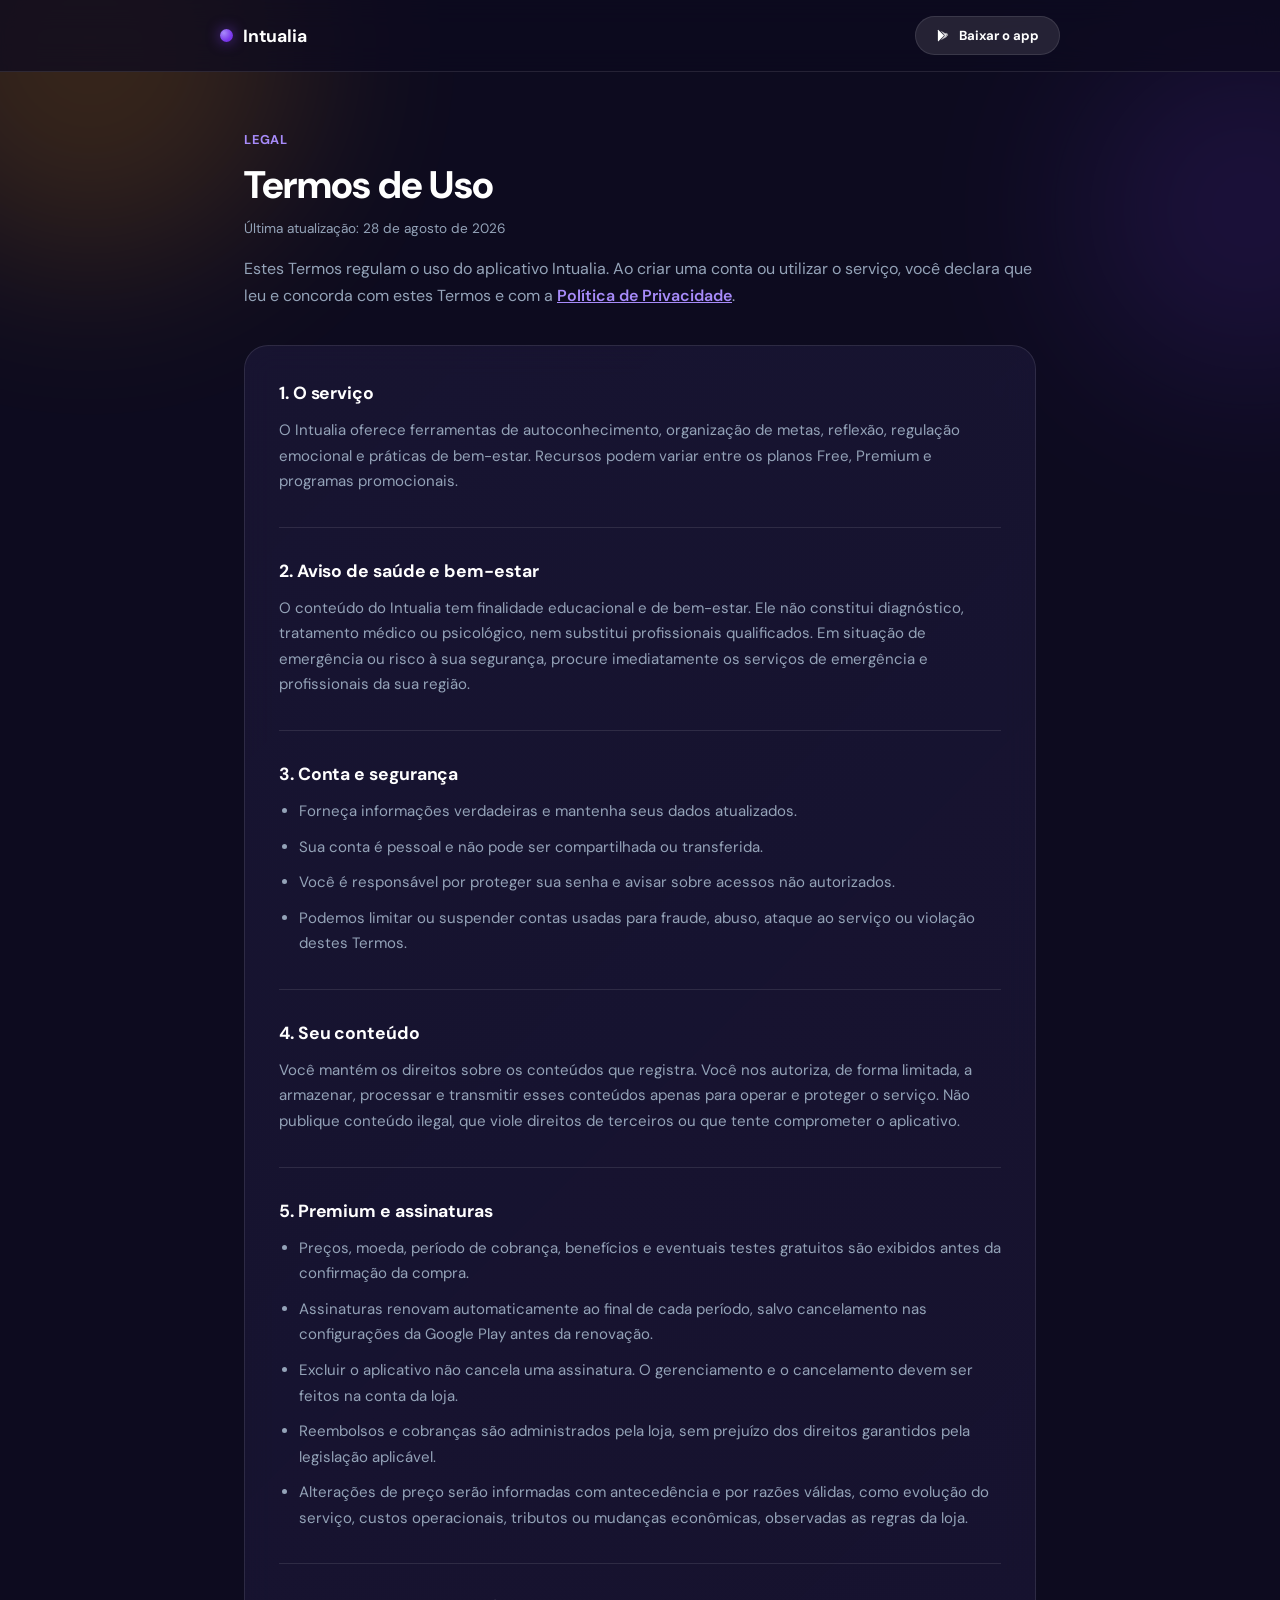
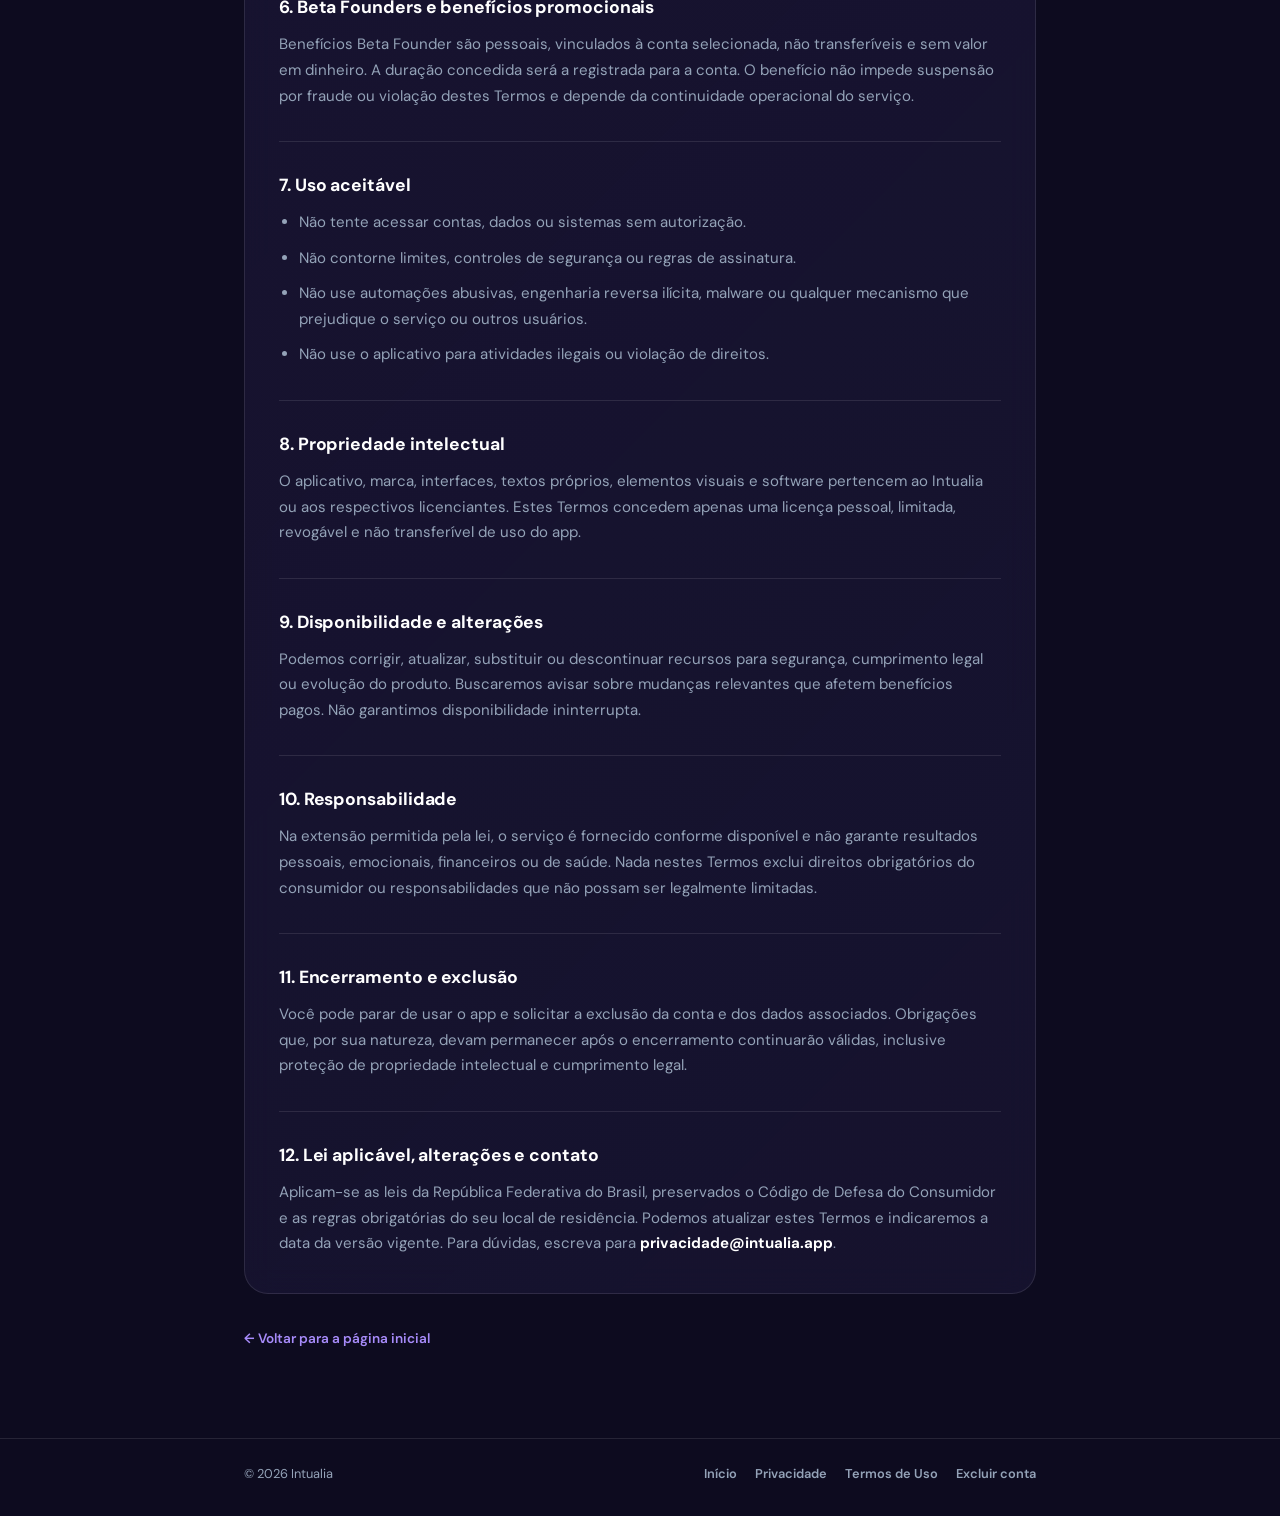
<file: termos.html>
<!DOCTYPE html>
<html lang="pt-BR">
<head>
<meta charset="UTF-8">
<meta name="viewport" content="width=device-width, initial-scale=1.0">
<title>Termos de Uso — Intualia</title>
<meta name="description" content="Termos de Uso do aplicativo Intualia: conta, assinaturas, conteúdo, uso aceitável e responsabilidade.">
<link rel="preconnect" href="https://fonts.googleapis.com">
<link rel="preconnect" href="https://fonts.gstatic.com" crossorigin>
<link href="https://fonts.googleapis.com/css2?family=DM+Sans:wght@400;500;600;700;800&display=swap" rel="stylesheet">
<style>
  :root{
    --bg:#0D0B1F;
    --surface:#1A1635;
    --violet:#7C3AED;
    --violet-light:#A78BFA;
    --violet-dark:#6D28D9;
    --gold:#F59E0B;
    --green:#10B981;
    --pink:#EC4899;
    --text:#FFFFFF;
    --text-subtle:#94A3B8;
    --glass-border:rgba(255,255,255,0.1);
    --max:840px;
  }
  *{box-sizing:border-box;}
  html{scroll-behavior:smooth;}
  body{
    margin:0;
    background:var(--bg);
    color:var(--text);
    font-family:'DM Sans', system-ui, -apple-system, sans-serif;
    -webkit-font-smoothing:antialiased;
    overflow-x:hidden;
  }
  a{color:inherit;}
  .wrap{max-width:var(--max); margin:0 auto; padding-left:24px; padding-right:24px;}
  .eyebrow{
    font-size:0.8rem;
    font-weight:700;
    letter-spacing:0.06em;
    color:var(--violet-light);
    text-transform:uppercase;
  }
  .glass{
    background:linear-gradient(135deg, rgba(26,22,53,0.82), rgba(26,22,53,0.68));
    backdrop-filter:blur(15px);
    -webkit-backdrop-filter:blur(15px);
    border:1px solid var(--glass-border);
    border-radius:24px;
  }
  .aura{
    position:absolute;
    border-radius:50%;
    filter:blur(90px);
    pointer-events:none;
    z-index:0;
  }
  nav.topbar{
    position:sticky;
    top:0;
    z-index:50;
    background:rgba(13,11,31,0.72);
    backdrop-filter:blur(14px);
    -webkit-backdrop-filter:blur(14px);
    border-bottom:1px solid var(--glass-border);
  }
  .nav-inner{
    display:flex;
    align-items:center;
    justify-content:space-between;
    padding:16px 0;
  }
  .brand{
    display:flex;
    align-items:center;
    gap:10px;
    font-weight:700;
    font-size:1.1rem;
    letter-spacing:-0.01em;
    text-decoration:none;
  }
  .brand .dot{
    width:13px; height:13px;
    border-radius:50%;
    background:radial-gradient(circle at 30% 30%, var(--violet-light), var(--violet) 60%, var(--violet-dark));
    box-shadow:0 0 14px rgba(124,58,237,0.65);
  }
  .nav-cta{
    display:inline-flex;
    align-items:center;
    gap:8px;
    background:var(--glass-border);
    border:1px solid var(--glass-border);
    color:var(--text);
    font-weight:700;
    font-size:0.82rem;
    padding:10px 20px;
    border-radius:100px;
    text-decoration:none;
    transition:background 0.15s ease, border-color 0.15s ease;
  }
  .nav-cta:hover{background:rgba(124,58,237,0.22); border-color:rgba(167,139,250,0.4);}

  main{
    position:relative;
    z-index:2;
    padding:56px 0 90px;
  }
  .doc-header{margin-bottom:36px;}
  .doc-header h1{
    font-size:clamp(1.8rem, 4vw, 2.4rem);
    line-height:1.15;
    font-weight:800;
    letter-spacing:-0.02em;
    margin:14px 0 10px;
  }
  .doc-header .updated{
    font-size:0.85rem;
    color:var(--text-subtle);
  }
  .doc-header .lede{
    font-size:1rem;
    line-height:1.65;
    color:var(--text-subtle);
    margin:18px 0 0;
  }

  .doc-body{padding:36px 34px;}
  .doc-body section + section{margin-top:32px; padding-top:32px; border-top:1px solid var(--glass-border);}
  .doc-body h2{
    font-size:1.1rem;
    font-weight:700;
    letter-spacing:-0.005em;
    margin:0 0 14px;
  }
  .doc-body p{
    font-size:0.94rem;
    line-height:1.7;
    color:var(--text-subtle);
    margin:0 0 12px;
  }
  .doc-body p:last-child{margin-bottom:0;}
  .doc-body ul{
    margin:0;
    padding-left:20px;
    display:flex;
    flex-direction:column;
    gap:10px;
  }
  .doc-body li{
    font-size:0.94rem;
    line-height:1.7;
    color:var(--text-subtle);
  }
  .doc-body strong{color:var(--text);}

  .back-link{
    display:inline-flex;
    align-items:center;
    gap:6px;
    font-size:0.85rem;
    font-weight:600;
    color:var(--violet-light);
    text-decoration:none;
    margin-top:36px;
  }
  .back-link:hover{color:var(--text);}

  footer{
    position:relative;
    z-index:2;
    border-top:1px solid var(--glass-border);
    padding:26px 0 34px;
  }
  .footer-inner{
    display:flex;
    justify-content:space-between;
    align-items:center;
    gap:16px;
    flex-wrap:wrap;
    font-size:0.8rem;
    color:var(--text-subtle);
  }
  .footer-inner nav{display:flex; gap:18px; flex-wrap:wrap;}
  .footer-inner a{
    color:var(--text-subtle);
    text-decoration:none;
    font-weight:600;
  }
  .footer-inner a:hover{color:var(--violet-light);}

  @media (max-width: 560px){
    .doc-body{padding:28px 22px;}
  }
</style>
</head>
<body>

  <div class="aura" style="width:420px; height:420px; background:var(--gold); opacity:0.18; top:-160px; left:-120px;"></div>
  <div class="aura" style="width:340px; height:340px; background:var(--violet); opacity:0.14; top:40px; right:-140px;"></div>

  <nav class="topbar">
    <div class="wrap nav-inner">
      <a class="brand" href="./"><span class="dot"></span>Intualia</a>
      <a class="nav-cta" href="https://play.google.com/store/apps/details?id=com.intualia.app" target="_blank" rel="noopener">
        <svg viewBox="0 0 24 24" fill="none" xmlns="http://www.w3.org/2000/svg" aria-hidden="true" width="15" height="15"><path d="M3 3.5v17c0 .4.2.7.5.9l9.4-9.4L3.5 2.6c-.3.2-.5.5-.5.9z" fill="currentColor"/><path d="M14.6 12.9l2.9-2.9-9.9-5.7 7 8.6z" fill="currentColor" opacity="0.75"/><path d="M14.6 11.1l-7 8.6 9.9-5.7-2.9-2.9z" fill="currentColor" opacity="0.75"/><path d="M18.8 9.2l-2.6-1.5-3 3 3 3 2.6-1.5c.9-.5.9-1.9 0-2.4z" fill="currentColor" opacity="0.55"/></svg>
        <span>Baixar o app</span>
      </a>
    </div>
  </nav>

  <div class="wrap">
    <main>
      <div class="doc-header">
        <span class="eyebrow">Legal</span>
        <h1>Termos de Uso</h1>
        <span class="updated">Última atualização: 28 de agosto de 2026</span>
        <p class="lede">Estes Termos regulam o uso do aplicativo Intualia. Ao criar uma conta ou utilizar o serviço, você declara que leu e concorda com estes Termos e com a <a href="privacidade.html" style="color:var(--violet-light); font-weight:600;">Política de Privacidade</a>.</p>
      </div>

      <article class="doc-body glass">
        <section>
          <h2>1. O serviço</h2>
          <p>O Intualia oferece ferramentas de autoconhecimento, organização de metas, reflexão, regulação emocional e práticas de bem-estar. Recursos podem variar entre os planos Free, Premium e programas promocionais.</p>
        </section>

        <section>
          <h2>2. Aviso de saúde e bem-estar</h2>
          <p>O conteúdo do Intualia tem finalidade educacional e de bem-estar. Ele não constitui diagnóstico, tratamento médico ou psicológico, nem substitui profissionais qualificados. Em situação de emergência ou risco à sua segurança, procure imediatamente os serviços de emergência e profissionais da sua região.</p>
        </section>

        <section>
          <h2>3. Conta e segurança</h2>
          <ul>
            <li>Forneça informações verdadeiras e mantenha seus dados atualizados.</li>
            <li>Sua conta é pessoal e não pode ser compartilhada ou transferida.</li>
            <li>Você é responsável por proteger sua senha e avisar sobre acessos não autorizados.</li>
            <li>Podemos limitar ou suspender contas usadas para fraude, abuso, ataque ao serviço ou violação destes Termos.</li>
          </ul>
        </section>

        <section>
          <h2>4. Seu conteúdo</h2>
          <p>Você mantém os direitos sobre os conteúdos que registra. Você nos autoriza, de forma limitada, a armazenar, processar e transmitir esses conteúdos apenas para operar e proteger o serviço. Não publique conteúdo ilegal, que viole direitos de terceiros ou que tente comprometer o aplicativo.</p>
        </section>

        <section>
          <h2>5. Premium e assinaturas</h2>
          <ul>
            <li>Preços, moeda, período de cobrança, benefícios e eventuais testes gratuitos são exibidos antes da confirmação da compra.</li>
            <li>Assinaturas renovam automaticamente ao final de cada período, salvo cancelamento nas configurações da Google Play antes da renovação.</li>
            <li>Excluir o aplicativo não cancela uma assinatura. O gerenciamento e o cancelamento devem ser feitos na conta da loja.</li>
            <li>Reembolsos e cobranças são administrados pela loja, sem prejuízo dos direitos garantidos pela legislação aplicável.</li>
            <li>Alterações de preço serão informadas com antecedência e por razões válidas, como evolução do serviço, custos operacionais, tributos ou mudanças econômicas, observadas as regras da loja.</li>
          </ul>
        </section>

        <section>
          <h2>6. Beta Founders e benefícios promocionais</h2>
          <p>Benefícios Beta Founder são pessoais, vinculados à conta selecionada, não transferíveis e sem valor em dinheiro. A duração concedida será a registrada para a conta. O benefício não impede suspensão por fraude ou violação destes Termos e depende da continuidade operacional do serviço.</p>
        </section>

        <section>
          <h2>7. Uso aceitável</h2>
          <ul>
            <li>Não tente acessar contas, dados ou sistemas sem autorização.</li>
            <li>Não contorne limites, controles de segurança ou regras de assinatura.</li>
            <li>Não use automações abusivas, engenharia reversa ilícita, malware ou qualquer mecanismo que prejudique o serviço ou outros usuários.</li>
            <li>Não use o aplicativo para atividades ilegais ou violação de direitos.</li>
          </ul>
        </section>

        <section>
          <h2>8. Propriedade intelectual</h2>
          <p>O aplicativo, marca, interfaces, textos próprios, elementos visuais e software pertencem ao Intualia ou aos respectivos licenciantes. Estes Termos concedem apenas uma licença pessoal, limitada, revogável e não transferível de uso do app.</p>
        </section>

        <section>
          <h2>9. Disponibilidade e alterações</h2>
          <p>Podemos corrigir, atualizar, substituir ou descontinuar recursos para segurança, cumprimento legal ou evolução do produto. Buscaremos avisar sobre mudanças relevantes que afetem benefícios pagos. Não garantimos disponibilidade ininterrupta.</p>
        </section>

        <section>
          <h2>10. Responsabilidade</h2>
          <p>Na extensão permitida pela lei, o serviço é fornecido conforme disponível e não garante resultados pessoais, emocionais, financeiros ou de saúde. Nada nestes Termos exclui direitos obrigatórios do consumidor ou responsabilidades que não possam ser legalmente limitadas.</p>
        </section>

        <section>
          <h2>11. Encerramento e exclusão</h2>
          <p>Você pode parar de usar o app e solicitar a exclusão da conta e dos dados associados. Obrigações que, por sua natureza, devam permanecer após o encerramento continuarão válidas, inclusive proteção de propriedade intelectual e cumprimento legal.</p>
        </section>

        <section>
          <h2>12. Lei aplicável, alterações e contato</h2>
          <p>Aplicam-se as leis da República Federativa do Brasil, preservados o Código de Defesa do Consumidor e as regras obrigatórias do seu local de residência. Podemos atualizar estes Termos e indicaremos a data da versão vigente. Para dúvidas, escreva para <strong>privacidade@intualia.app</strong>.</p>
        </section>
      </article>

      <a class="back-link" href="./">&larr; Voltar para a página inicial</a>
    </main>
  </div>

  <footer>
    <div class="wrap footer-inner">
      <span>© 2026 Intualia</span>
      <nav>
        <a href="./">Início</a>
        <a href="privacidade.html">Privacidade</a>
        <a href="termos.html">Termos de Uso</a>
        <a href="excluir-conta.html">Excluir conta</a>
      </nav>
    </div>
  </footer>

</body>
</html>
</file>
<file: assets/site.css>
@font-face{font-family:MaterialIcons;src:url('fonts/materialicons-regular.otf') format('opentype');font-style:normal;font-weight:400;font-display:block}
:root{color-scheme:dark;--bg:#0d0b1f;--surface:#1a1635;--violet:#7c3aed;--lavender:#b995fa;--gold:#f5b335;--text:#faf9ff;--muted:#b9bfd6;--line:rgba(167,139,250,.23);--max:1200px}
*{box-sizing:border-box}
html{scroll-behavior:smooth;scroll-padding-top:110px}
body{margin:0;background:radial-gradient(ellipse at 90% 19%,rgba(64,30,117,.09),transparent 35%),var(--bg);color:var(--text);font-family:'DM Sans',system-ui,-apple-system,sans-serif;-webkit-font-smoothing:antialiased}
a{color:inherit;text-decoration:none}
button,a,summary{-webkit-tap-highlight-color:transparent}
a:focus-visible,summary:focus-visible{outline:3px solid var(--gold);outline-offset:6px;border-radius:6px}
img{display:block;max-width:100%;height:auto}
p{line-height:1.6}
h1,h2,h3,p,figure{margin:0}
h1,h2,h3{text-wrap:balance}
.wrap{width:min(var(--max),calc(100% - 80px));margin-inline:auto}
.icon{font-family:MaterialIcons;font-weight:400;font-style:normal;font-size:28px;line-height:1;display:inline-block;white-space:nowrap;word-wrap:normal;direction:ltr;flex-shrink:0;font-feature-settings:'liga';-webkit-font-smoothing:antialiased}
.skip-link{position:fixed;top:12px;left:16px;padding:14px 20px;background:var(--surface);z-index:100;transform:translateY(-160%)}
.skip-link:focus{transform:none}
.topbar{position:sticky;top:0;z-index:10;background:rgba(13,11,31,.94);border-bottom:1px solid var(--line);backdrop-filter:blur(16px)}
.nav-inner{min-height:88px;display:flex;align-items:center;justify-content:space-between;gap:24px}
.brand{display:inline-flex;align-items:center;gap:9px;font-size:36px;letter-spacing:-1.4px;font-weight:600;line-height:1}
.brand img{flex:none;width:52px}
.nav-links{display:flex;align-items:center;gap:38px;font-size:14px}
.nav-section{padding-block:15px;transition:color .2s}
.nav-section:hover,.footer a:hover{color:var(--lavender)}
.button{display:inline-flex;justify-content:center;align-items:center;gap:12px;min-height:62px;padding:16px 34px;border:1px solid rgba(187,146,255,.25);border-radius:100px;background:linear-gradient(110deg,#7726e8,#802cf4);font-size:17px;font-weight:700;line-height:1.35;box-shadow:0 8px 28px rgba(88,30,190,.16);transition:transform .22s,box-shadow .22s,background .22s}
.button-small{min-height:48px;font-size:14px;padding:12px 28px}
.button .icon{font-size:26px}
.hero{display:grid;grid-template-columns:1.14fr 1fr;align-items:center;gap:38px;padding:38px 0 26px}
.hero-copy{position:relative;z-index:1;padding:20px 0 40px}
.eyebrow{text-transform:uppercase;letter-spacing:1.3px;font-size:15px;color:var(--gold);font-weight:700;margin-bottom:24px}
h1{font-size:clamp(42px,4.35vw,62px);line-height:1.06;font-weight:800;letter-spacing:-2px;text-wrap:initial}
h1 span,.walkthrough h2 span{color:var(--lavender)}
h1 span{display:block}
.lede{max-width:490px;margin:26px 0 28px;color:var(--muted);font-size:20px;line-height:1.55}
.access-note{font-size:13px;color:var(--muted);margin-top:12px}
.ios-note{display:flex;align-items:center;gap:9px;color:var(--muted);font-size:12px;margin-top:14px}
.status-dot{width:5px;height:5px;background:var(--lavender);border-radius:50%}
.status-label{border:1px solid var(--line);border-radius:30px;padding:3px 9px;font-size:11px;color:#d4c6ee}
.text-link{display:inline-flex;align-items:center;gap:10px;color:var(--lavender);font-weight:600;line-height:1.5;min-height:44px;transition:color .2s,gap .2s}
.text-link:hover{color:#dac5ff;gap:15px}
.explore-link{margin-top:22px;font-size:17px}
.explore-link span{font-size:25px}
.hero-visual{position:relative;isolation:isolate;display:flex;justify-content:center;padding:0 10px}
.hero-visual:before{content:'';position:absolute;inset:0 -25px;background:radial-gradient(ellipse,rgba(114,46,216,.32),transparent 70%);z-index:-2}
.hero-symbol{position:absolute;width:110%;max-width:none;top:50%;left:50%;transform:translate(-50%,-50%);opacity:.7;z-index:-1;pointer-events:none}
.screen-figure{min-width:0;text-align:center}
.hero-phone{width:318px;max-width:90%}
.phone-frame{padding:9px 7px;background:linear-gradient(125deg,#6c657b,#171425 28%,#272333 73%,#81736a);border:1px solid #867e97;border-radius:33px;box-shadow:0 18px 42px -15px #000,0 0 0 2px #171425;overflow:hidden}
.phone-frame img{width:100%;height:auto;border-radius:24px;background:#0d0b1f}
figcaption{color:var(--muted);font-size:13px;line-height:1.4;margin-top:16px}
.benefits{display:grid;grid-template-columns:repeat(3,1fr);border-block:1px solid var(--line);padding:27px 0;margin-top:12px}
.benefit{display:flex;align-items:center;gap:22px;padding:6px 26px}
.benefit:first-child{padding-left:0}
.benefit:last-child{padding-right:0}
.benefit+.benefit{border-left:1px solid var(--line)}
.benefit>.icon{font-size:42px;color:var(--lavender)}
.benefit h2{font-size:16px;font-weight:600;line-height:1.4;text-wrap:initial}
.benefit p{font-size:12px;margin-top:7px;color:var(--muted)}
.walkthrough{display:grid;grid-template-columns:.96fr 1.04fr;gap:40px;padding:55px 0 48px;align-items:start}
.walkthrough h2,.faq h2{font-size:38px;line-height:1.13;letter-spacing:-1px}
.section-description{color:var(--muted);font-size:14px;margin-top:18px}
.steps{list-style:none;padding:0;margin:18px 0 17px}
.steps li{display:flex;gap:24px;padding:23px 0}
.steps li+li{border-top:1px solid var(--line)}
.step-number{display:flex;align-items:center;justify-content:center;flex:none;width:52px;height:52px;border-radius:50%;background:linear-gradient(130deg,#2c1a50,#21183f);color:#d5afff;font-size:20px;font-weight:700}
.steps h3{font-size:18px;font-weight:600;line-height:1.4;text-wrap:initial}
.steps p{font-size:15px;line-height:1.5;color:var(--muted);margin-top:7px;max-width:340px}
.product-screens{display:grid;grid-template-columns:1fr 1fr;gap:28px}
.product-screens .screen-figure:nth-child(2){margin-top:25px}
.product-screens .phone-frame{border-radius:29px;padding:8px 6px}
.product-screens .phone-frame img{border-radius:20px}
.reassurance{display:grid;grid-template-columns:1.2fr 1fr;align-items:center;gap:28px;padding:28px;border:1px solid #49356b;border-radius:20px;background:linear-gradient(110deg,rgba(45,29,79,.3),rgba(27,22,53,.72))}
.reassurance-copy{border-left:2px solid var(--gold);padding:8px 0 8px 28px}
.reassurance h2{font-size:23px;line-height:1.3;letter-spacing:-.5px;text-wrap:initial}
.reassurance p{font-size:13px;color:var(--muted);margin-top:11px}
.qualities{list-style:none;padding:0 0 0 28px;margin:0;border-left:1px solid var(--line);display:grid;grid-template-columns:repeat(3,1fr);gap:16px}
.qualities li{display:flex;flex-direction:column;align-items:flex-start;gap:6px}
.qualities .icon{color:var(--lavender);font-size:30px;margin-bottom:6px}
.qualities strong{font-size:13px;font-weight:600}
.qualities li>span:last-child{font-size:11px;color:var(--muted);line-height:1.5}
.faq{display:grid;grid-template-columns:.8fr 1.6fr;gap:50px;padding:42px 30px}
.faq h2{font-size:34px}
.faq .section-description{max-width:255px;font-size:15px}
.faq-list{display:grid;gap:8px;align-content:start}
details{background:rgba(26,22,53,.46);border:1px solid #3e305c;border-radius:10px;transition:background .2s,border-color .2s}
details[open]{background:rgba(26,22,53,.75);border-color:#534071}
summary{list-style:none;cursor:pointer;position:relative;padding:16px 48px 16px 23px;font-weight:500;font-size:15px;line-height:1.5}
summary::-webkit-details-marker{display:none}
summary:after{content:'+';position:absolute;right:22px;top:12px;font-size:24px;color:#d5b7ff;font-weight:400}
details[open] summary:after{content:'−'}
details p{padding:0 23px 17px;font-size:13px;color:var(--muted);line-height:1.65}
.final-cta{display:flex;justify-content:center;align-items:center;gap:35px;text-align:center;padding:30px;border:1px solid #544078;border-radius:28px;background:radial-gradient(ellipse at 40% 30%,rgba(107,39,203,.29),transparent 70%),linear-gradient(110deg,#241347,#181331)}
.final-cta>img{width:96px;flex:none}
.final-cta h2{font-size:26px;letter-spacing:-.6px;line-height:1.3}
.final-cta p{color:var(--muted);font-size:14px;margin-top:6px}
.final-cta .button{margin-top:18px;min-height:48px;padding:12px 27px;font-size:14px}
.final-cta .button .icon{font-size:20px}
.final-cta .access-note{font-size:11px;margin-top:10px}
.final-cta .ios-note{justify-content:center;font-size:11px;margin-top:6px}
.footer{display:flex;align-items:center;justify-content:space-between;gap:30px;padding-block:27px 30px}
.footer .brand{font-size:31px}
.footer .brand img{width:46px}
.byline{margin:4px 0 0 55px;color:var(--muted);font-size:12px}
.footer-info{text-align:right}
.footer nav{display:flex;justify-content:flex-end;flex-wrap:wrap;gap:12px 28px}
.footer nav a{display:inline-flex;align-items:center;min-height:44px;font-size:12px}
.footer-info p{color:var(--muted);font-size:12px;margin-top:4px}
.footer-info .copyright{font-size:10px;color:var(--muted)}
@media (hover:hover){.button:hover{transform:translateY(-3px);background:linear-gradient(110deg,#8738f1,#9044ff);box-shadow:0 10px 30px rgba(115,43,237,.3)}}
@media (max-width:1100px){.wrap{width:calc(100% - 56px)}.hero{gap:20px}.hero-phone{width:295px}.nav-links{gap:24px}.benefit{gap:13px;padding-inline:18px}.benefit h2{font-size:14px}.walkthrough{gap:28px}.walkthrough h2{font-size:33px}.product-screens{gap:20px}.reassurance{grid-template-columns:1fr}.qualities{border-left:0;padding-left:30px}.qualities li{display:grid;grid-template-columns:auto 1fr;column-gap:12px;align-items:center}.qualities .icon{grid-row:span 2;margin:0}.faq{padding-inline:0;gap:30px}}
@media (max-width:800px){.wrap{width:calc(100% - 40px)}.nav-inner{min-height:76px;gap:12px}.brand{font-size:29px}.brand img{width:43px}.nav-section{display:none}.button-small{font-size:12px;padding:12px 18px;min-height:44px}.hero{grid-template-columns:1fr;gap:26px;padding-top:38px}.hero-copy{max-width:580px;padding:0}.eyebrow{font-size:12px;margin-bottom:20px}h1{font-size:clamp(40px,7.4vw,58px);letter-spacing:-1.6px}.lede{font-size:18px;max-width:530px;margin-top:22px}.hero-visual{max-width:440px;width:100%;margin:0 auto;padding:12px 24px 0;overflow:hidden}.hero-symbol{width:105%}.hero-phone{width:300px}.benefits{grid-template-columns:1fr;padding:0;margin-top:12px}.benefit,.benefit:first-child,.benefit:last-child{padding:23px 6px;gap:20px}.benefit+.benefit{border-left:0;border-top:1px solid var(--line)}.benefit h2{font-size:16px}.benefit p{font-size:13px}.walkthrough{grid-template-columns:1fr;padding:40px 0;gap:32px}.walkthrough h2{font-size:34px;max-width:500px}.section-description{font-size:15px}.steps p{max-width:none}.product-screens{max-width:570px;margin-inline:auto;width:100%;gap:24px}.reassurance{padding:24px 20px;gap:25px}.reassurance-copy{padding-left:18px}.reassurance h2{font-size:22px}.qualities{padding-left:0;gap:15px}.qualities li{display:flex;gap:7px}.qualities .icon{margin-bottom:4px}.faq{grid-template-columns:1fr;padding-block:40px;gap:24px}.faq h2{font-size:32px}.faq h2 br{display:none}.faq .section-description{max-width:none;margin-top:12px}.final-cta{padding:30px 20px;gap:10px;flex-direction:column}.final-cta>img{width:70px}.final-cta h2{font-size:26px;max-width:450px}.footer{align-items:flex-start;flex-direction:column;gap:16px}.footer-info{text-align:left}.footer nav{justify-content:flex-start;gap:12px 24px}.footer-info p{margin-top:8px}}
@media (max-width:480px){.wrap{width:calc(100% - 36px)}.nav-inner{gap:8px}.brand{gap:3px;font-size:27px}.brand img{width:38px}.button-small{font-size:11px;padding:11px 14px}.hero{padding-top:32px}h1{font-size:41px;letter-spacing:-1.5px}.eyebrow{font-size:10px;letter-spacing:1px}.lede{font-size:17px}.hero-copy>.button{width:100%;font-size:16px;min-height:58px}.hero-copy>.access-note{text-align:center;font-size:12px}.hero-copy>.ios-note{justify-content:center}.explore-link{margin-top:20px}.hero-visual{padding-inline:10px}.hero-phone{max-width:95%;width:284px}.product-screens{grid-template-columns:1fr;gap:34px}.product-screens .screen-figure{width:min(300px,90%);margin-inline:auto}.product-screens .screen-figure:nth-child(2){margin-top:0}.walkthrough h2{font-size:32px}.steps li{gap:17px}.step-number{width:44px;height:44px;font-size:17px}.steps h3{font-size:17px}.steps p{font-size:14px}.text-link{font-size:14px}.reassurance{padding:22px 17px}.reassurance h2{font-size:21px}.qualities{gap:12px}.qualities strong{font-size:11px}.qualities li>span:last-child{font-size:10px}summary{font-size:14px;padding-left:17px}details p{padding-inline:17px}.final-cta h2{font-size:25px}.final-cta .button{width:100%}}
@media (max-width:360px){.brand{font-size:23px}.brand img{width:32px}.button-small{font-size:10px;padding-inline:12px}h1{font-size:36px}.eyebrow{font-size:9px}.qualities{grid-template-columns:1fr;gap:16px}.qualities li{display:grid;grid-template-columns:32px 1fr}.qualities strong{font-size:13px}.qualities li>span:last-child{font-size:12px}}
@media (prefers-reduced-motion:reduce){html{scroll-behavior:auto}*,*:before,*:after{transition:none!important;animation:none!important}}
</file>
